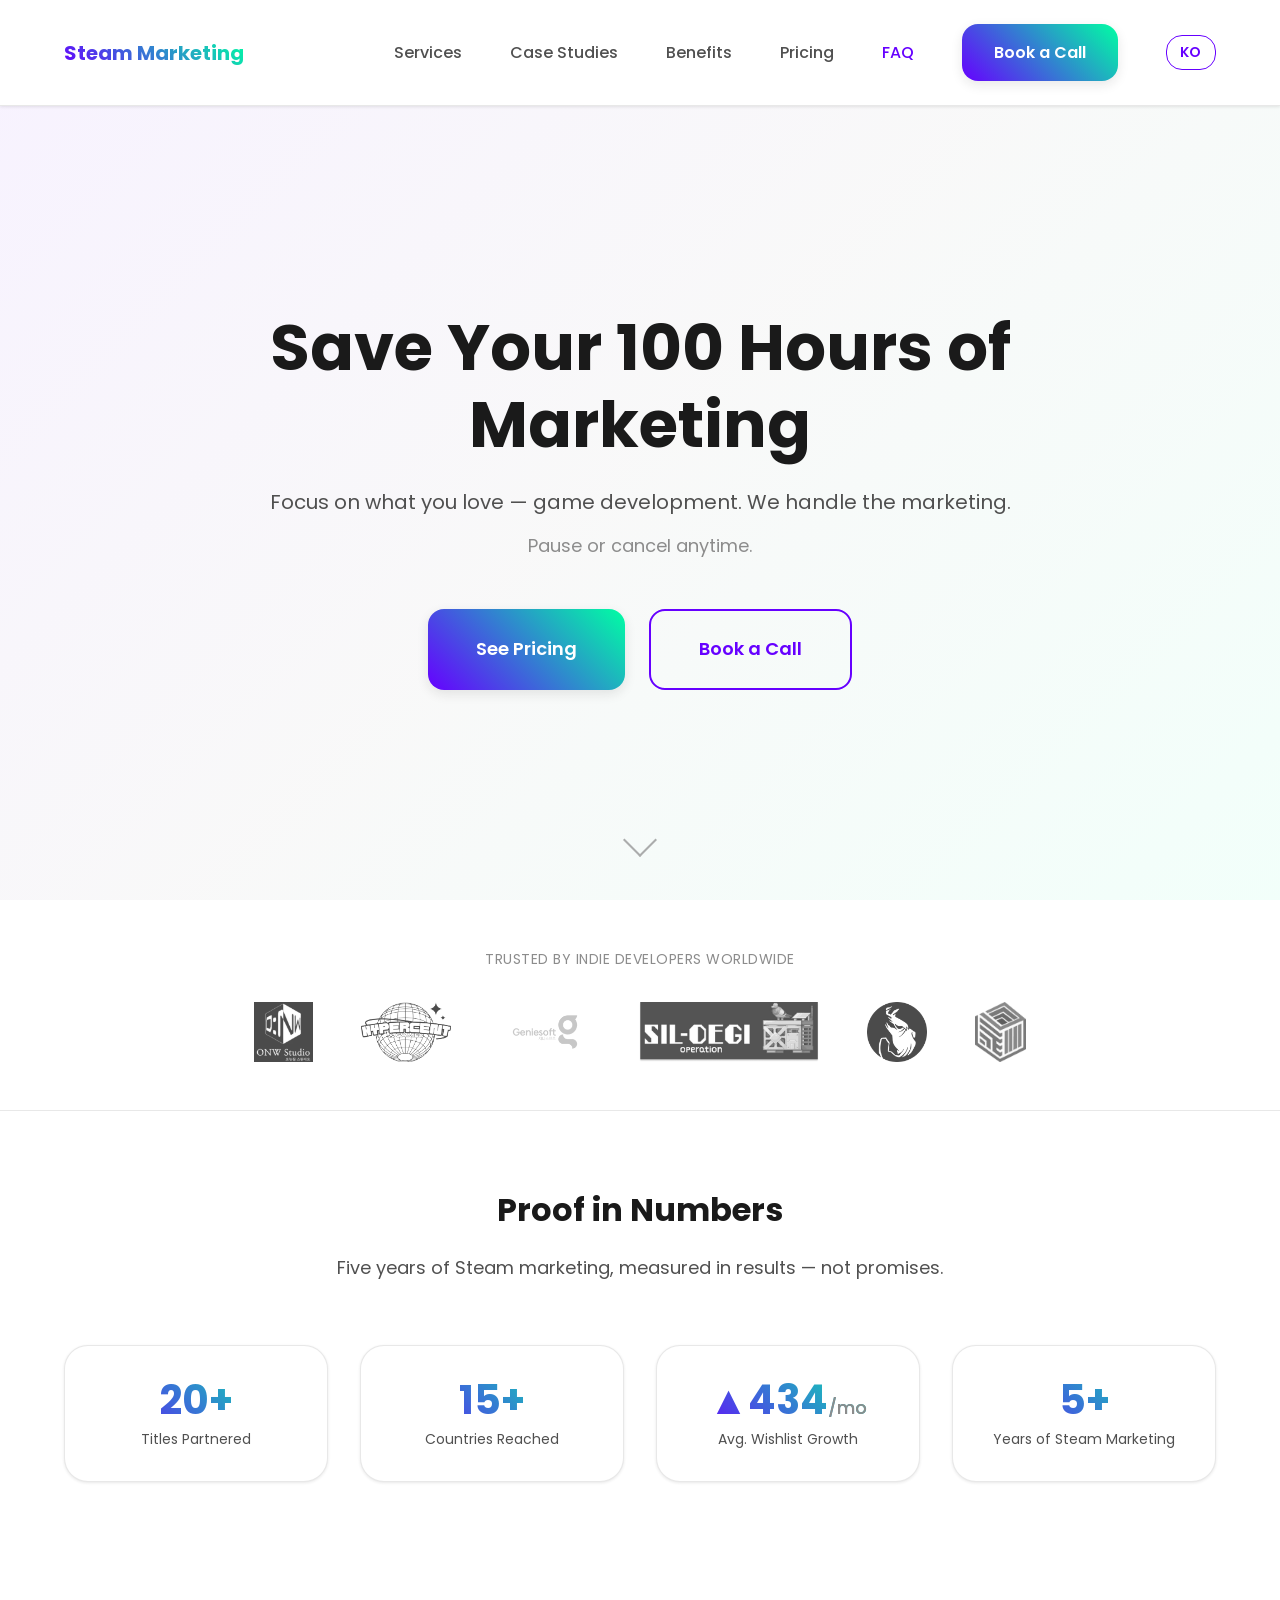
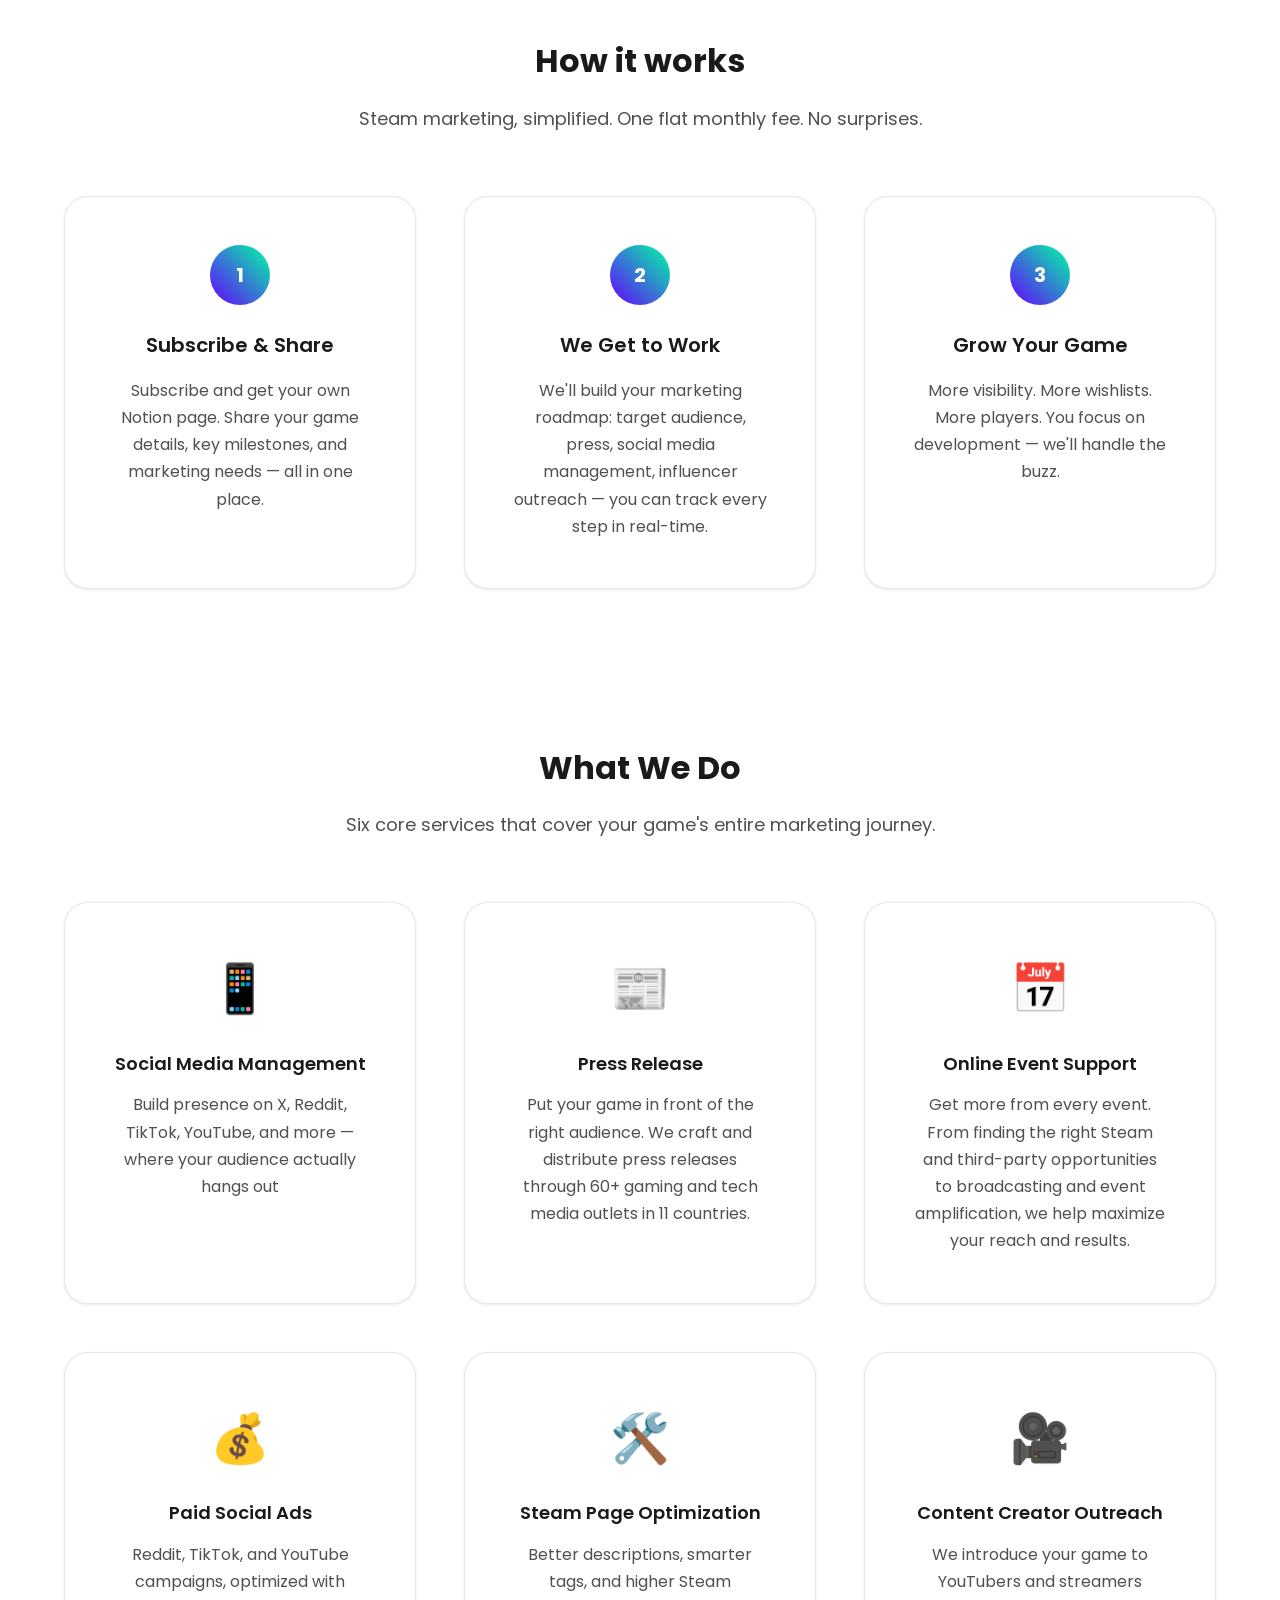
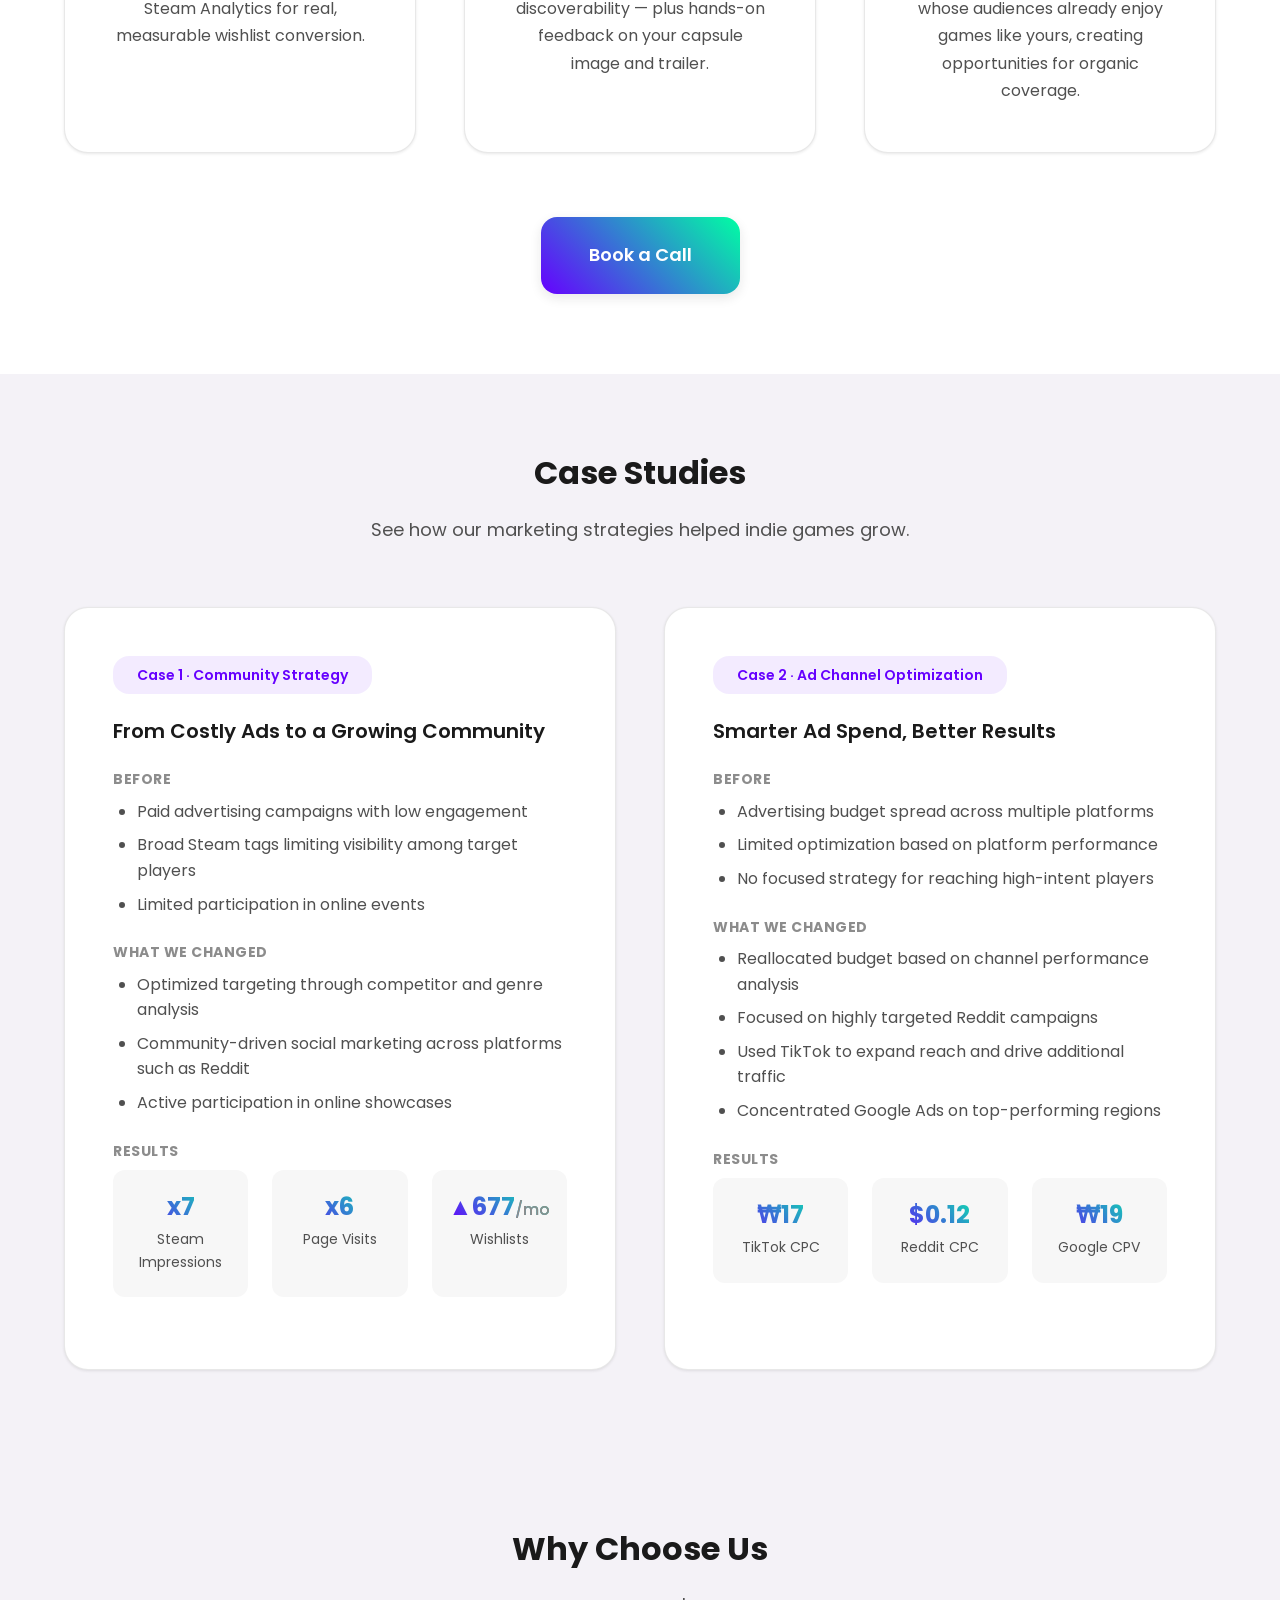
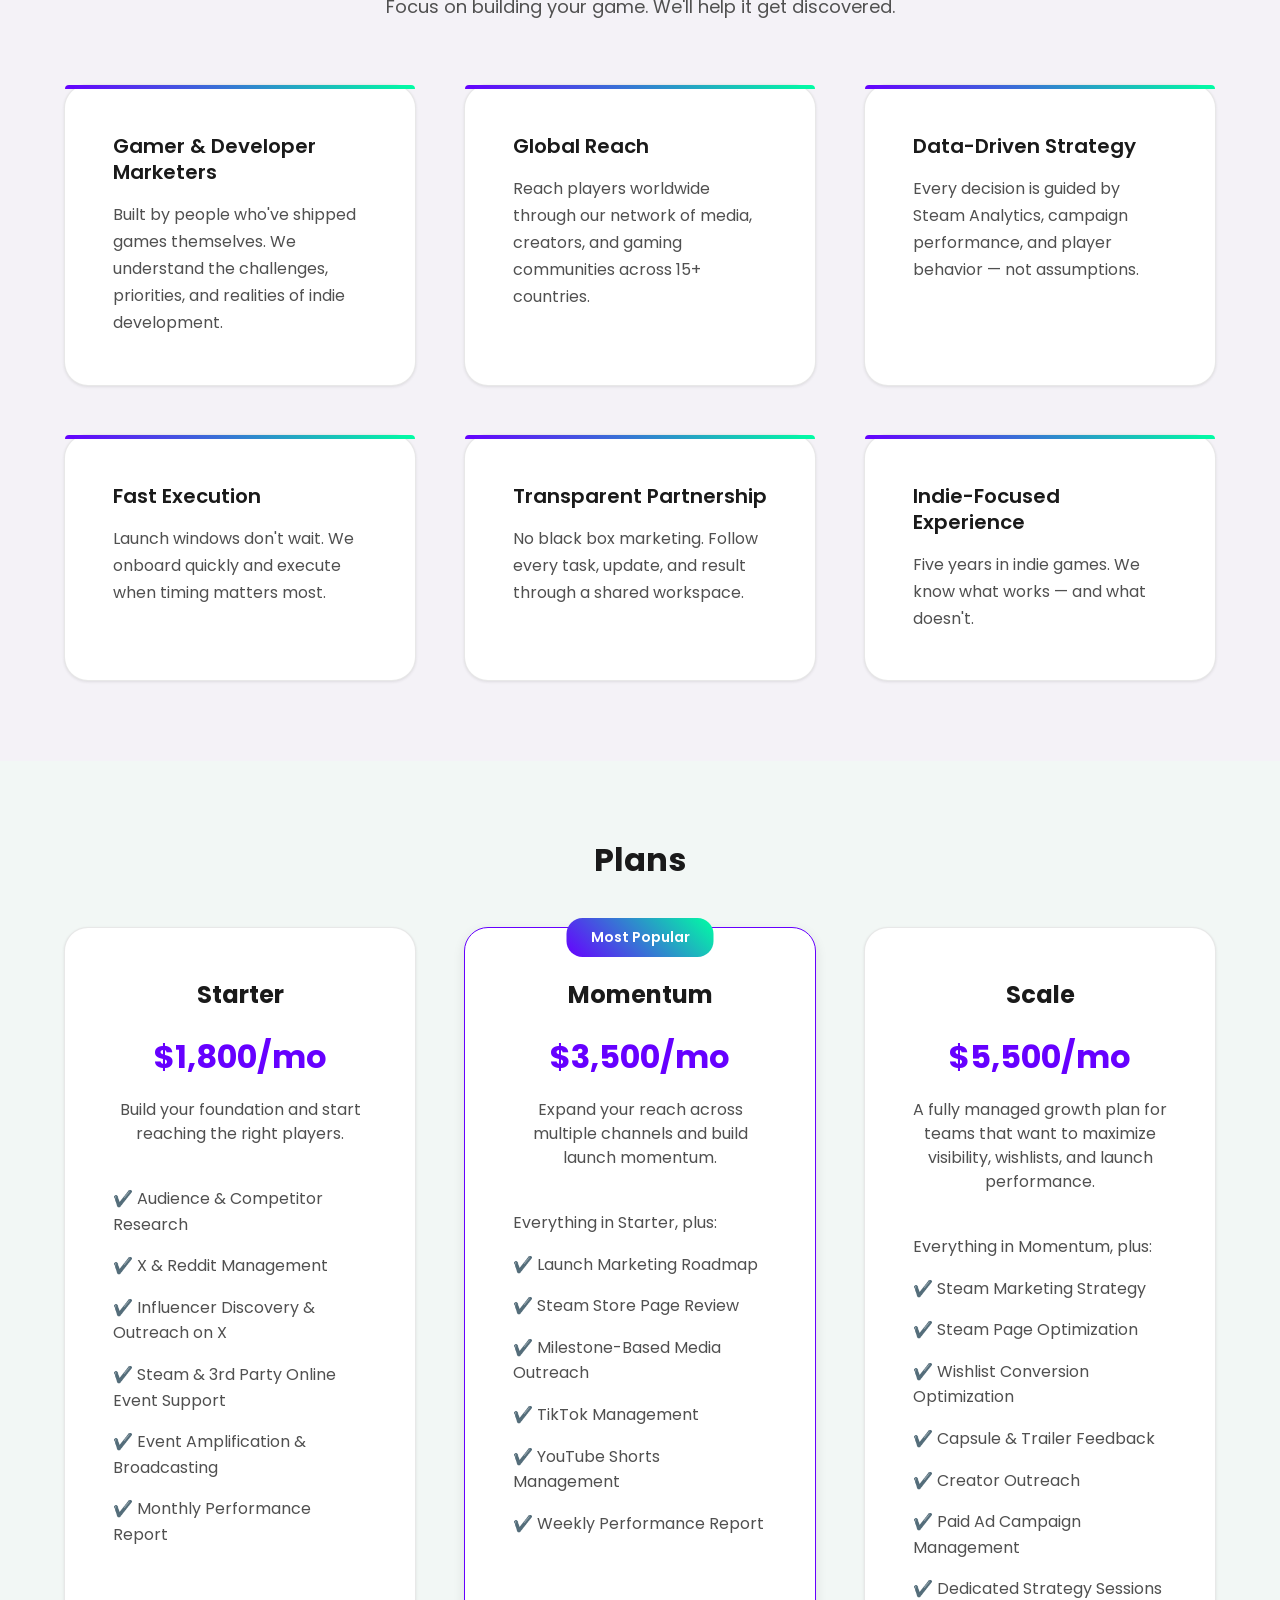
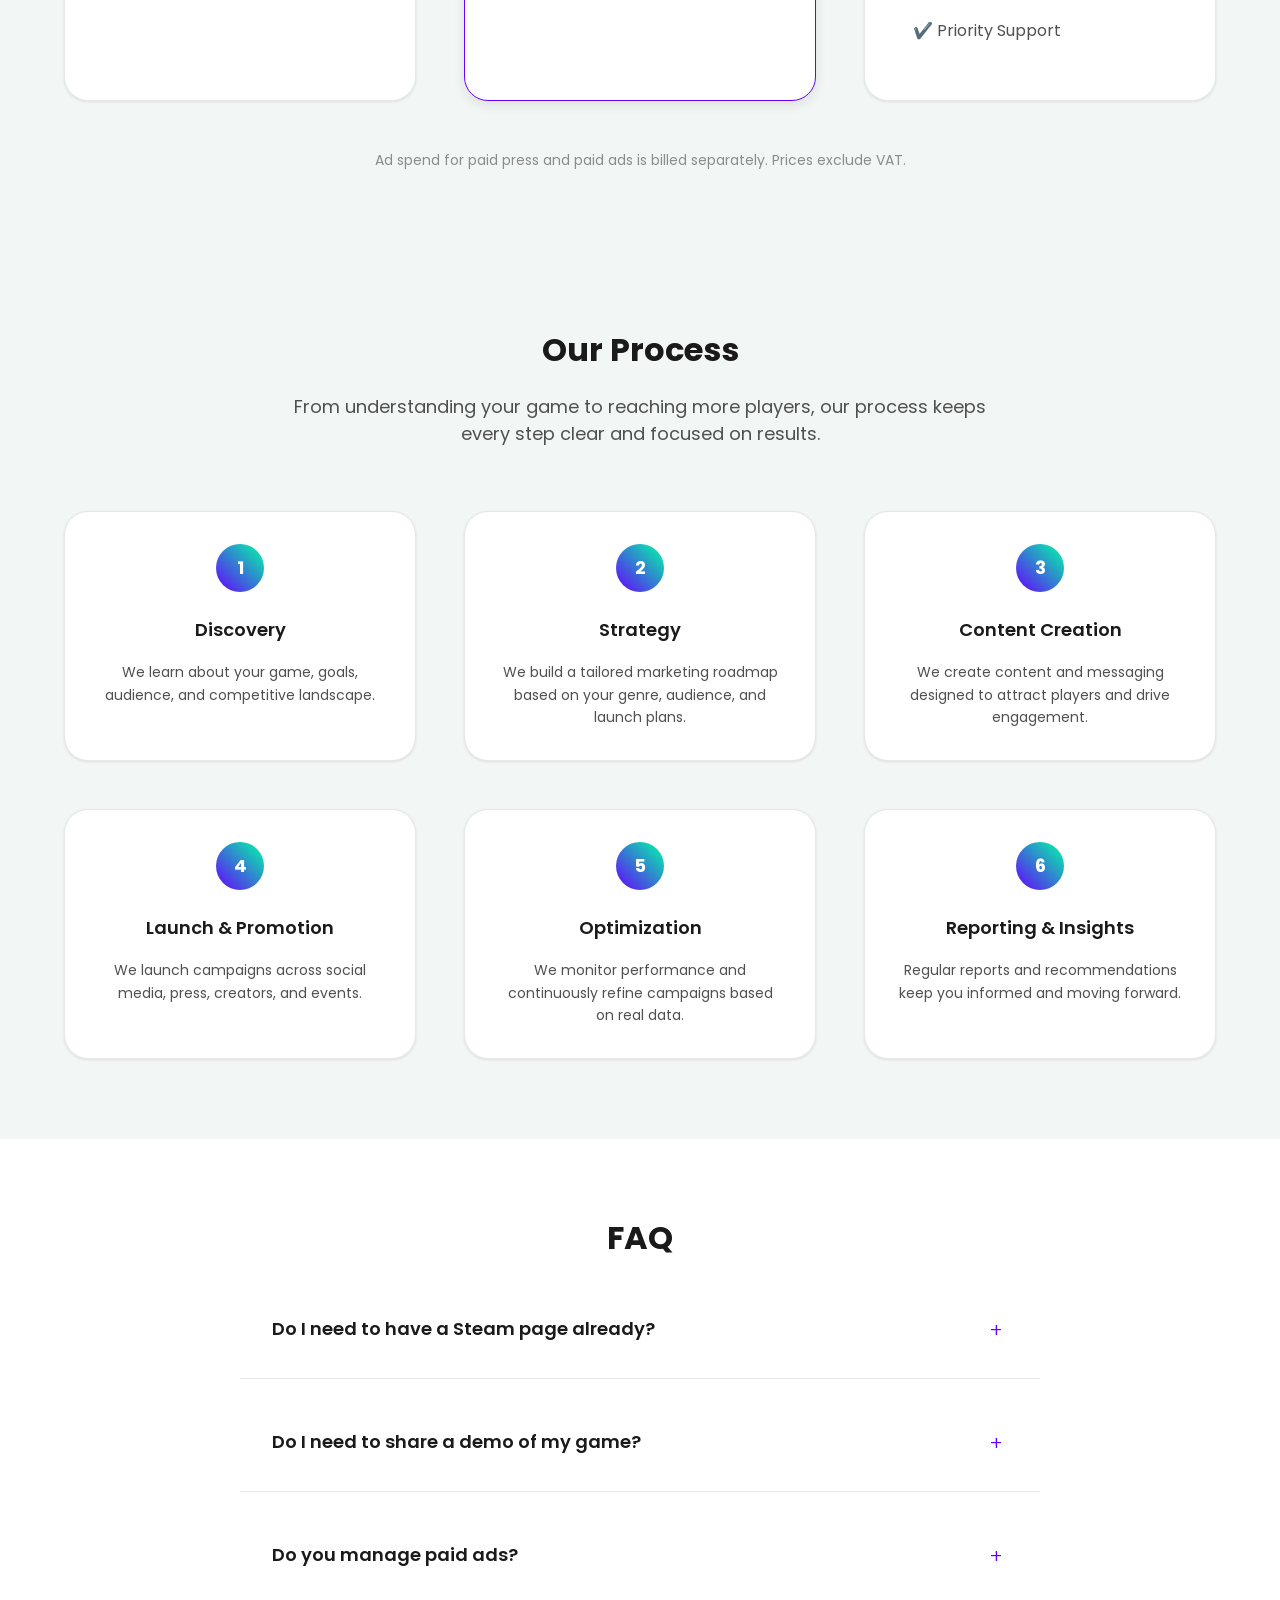
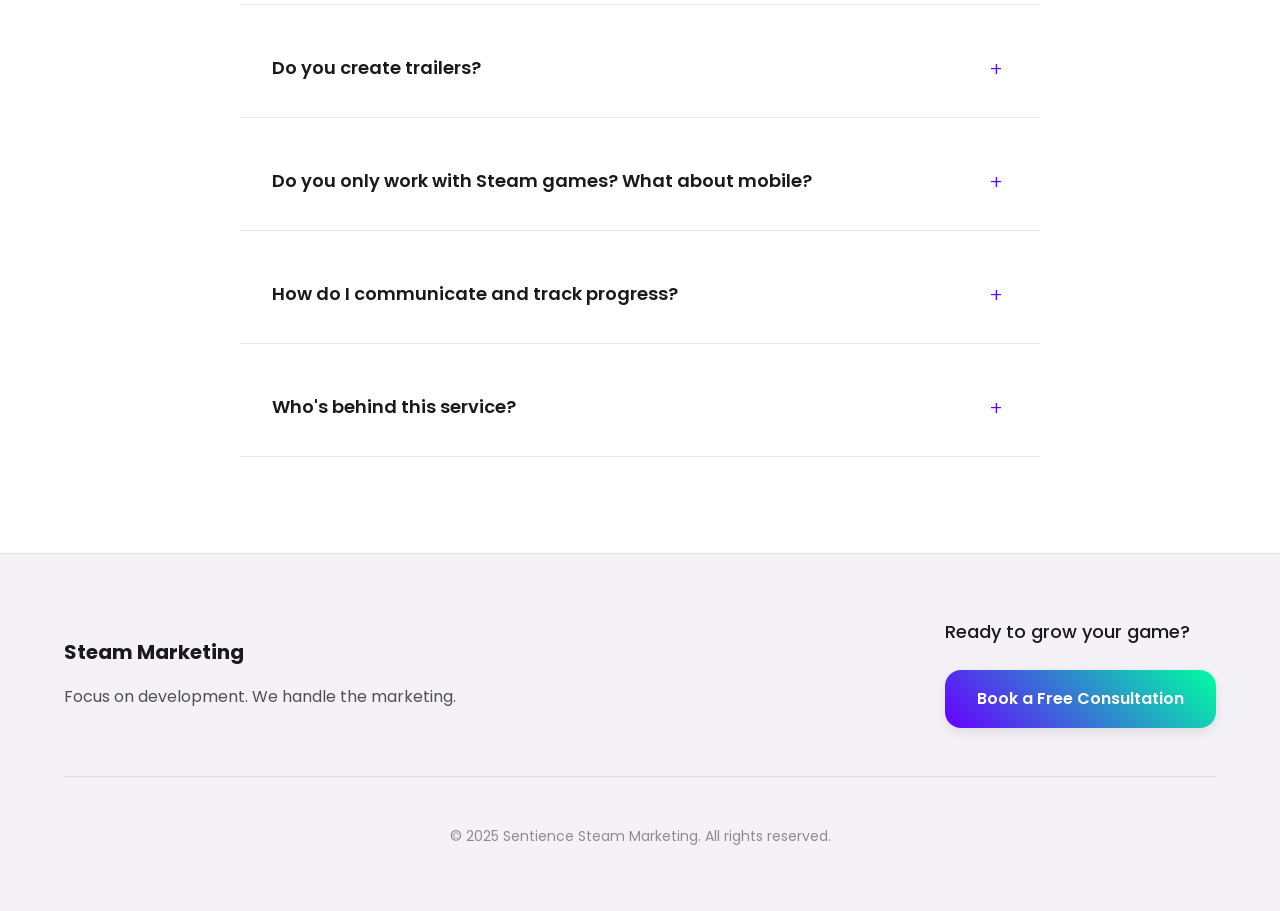
<file: docs/index.html>
<!DOCTYPE html>
<html lang="en">
<head>
    <!-- Google tag (gtag.js) -->
    <script async src="https://www.googletagmanager.com/gtag/js?id=G-WEEPT4B3LK"></script>
    <script>
      window.dataLayer = window.dataLayer || [];
      function gtag(){dataLayer.push(arguments);}
      gtag('js', new Date());
      gtag('config', 'G-WEEPT4B3LK');
    </script>
    <meta charset="UTF-8">
    <meta name="viewport" content="width=device-width, initial-scale=1.0">
    <link rel="icon" type="image/x-icon" href="favicon.ico">
    <link rel="icon" type="image/png" href="favicon.png">
    <link rel="apple-touch-icon" href="favicon.png">
    <title>Sentience Steam Marketing — Save Your 100 Hours of Steam Marketing</title>
    <link rel="preconnect" href="https://fonts.googleapis.com">
    <link rel="preconnect" href="https://fonts.gstatic.com" crossorigin>
    <link href="https://fonts.googleapis.com/css2?family=Poppins:wght@300;400;500;600;700&display=swap" rel="stylesheet">
    <link rel="stylesheet" href="style.css">
</head>
<body>
    <!-- Navigation -->
    <nav class="navbar">
        <div class="container">
            <div class="nav-content">
                <div class="nav-brand">
                    <h3>Steam Marketing</h3>
                </div>
                <div class="nav-menu">
                    <a href="#what-we-do" class="nav-link" data-i18n="nav.services">Services</a>
                    <a href="#results" class="nav-link" data-i18n="nav.cases">Case Studies</a>
                    <a href="#why-choose-us" class="nav-link" data-i18n="nav.benefits">Benefits</a>
                    <a href="#pricing" class="nav-link" data-i18n="nav.pricing">Pricing</a>
                    <a href="#faq" class="nav-link" data-i18n="nav.faq">FAQ</a>
                    <a href="https://calendly.com/h-kwon/steam-marketing-pro">
                        <button class="btn btn--primary cta-btn" data-i18n="nav.bookCall">Book a Call</button>
                    </a>
                    <button class="lang-toggle" id="langToggle" aria-label="Toggle language">KO</button>
                </div>
                <div class="nav-toggle">
                    <span></span>
                    <span></span>
                    <span></span>
                </div>
            </div>
        </div>
    </nav>

    <!-- Hero Section -->
    <section class="hero">
        <div class="hero-background"></div>
        <div class="container">
            <div class="hero-content">
                <h1 class="hero-title" data-i18n="hero.title">Save Your 100 Hours of Marketing</h1>
                <p class="hero-subtitle" data-i18n="hero.subtitle">Focus on what you love — game development. We handle the marketing.</p>
                <p class="hero-tagline" data-i18n="hero.tagline">Pause or cancel anytime.</p>
                <div class="hero-cta">
                    <a href="#pricing" class="btn btn--primary btn--lg cta-btn" role="button" data-i18n="hero.seePricing">See Pricing</a>
                    <a href="https://calendly.com/h-kwon/steam-marketing-pro" class="btn btn--outline btn--lg cta-btn" role="button" data-i18n="hero.bookCall">Book a Call</a>
                </div>
            </div>
        </div>
        <div class="scroll-indicator">
            <div class="scroll-arrow"></div>
        </div>
    </section>

    <!-- Customer Logos -->
    <section class="customer-logos">
        <div class="container">
            <p class="logos-text" data-i18n="logos.text">Trusted by indie developers worldwide</p>
            <div class="logos-scroll">
                 <div class="logo-item">
                    <img src="images/onw studio.png" alt="OnwStudio Logo">
                 </div>
                 <div class="logo-item">
                    <img src="images/hypercent.png" alt="Hypercent Logo">
                 </div>
                 <div class="logo-item">
                    <img src="images/geniesoft.png" alt="GenieSoft Logo">
                 </div>
                 <div class="logo-item">
                    <img src="images/siloegi.png" alt="SiloegiOperation Logo">
                 </div>
                 <div class="logo-item">
                    <img src="images/hoochoo.png" alt="Hoochoo Logo">
                 </div>
                 <div class="logo-item">
                    <img src="images/shadingbox.png" alt="ShadingBox Logo">
                 </div>
            </div>
        </div>
    </section>

    <!-- Proof / Key Stats -->
    <section class="stats" id="stats">
        <div class="container">
            <h2 class="section-title" data-i18n="stats.title">Proof in Numbers</h2>
            <p class="section-subtitle" data-i18n="stats.subtitle">Five years of Steam marketing, measured in results — not promises.</p>

            <div class="stats-grid">
                <div class="stat-card">
                    <div class="stat-number">20+</div>
                    <div class="stat-label" data-i18n="stats.titlesPartnered">Titles Partnered</div>
                </div>
                <div class="stat-card">
                    <div class="stat-number">15+</div>
                    <div class="stat-label" data-i18n="stats.globalMarkets">Countries Reached</div>
                </div>
                <div class="stat-card">
                    <div class="stat-number">▲434<span>/mo</span></div>
                    <div class="stat-label" data-i18n="stats.avgWishlist">Avg. Wishlist Growth</div>
                </div>
                <div class="stat-card">
                    <div class="stat-number" data-i18n="stats.yearsValue">5+</div>
                    <div class="stat-label" data-i18n="stats.yearsExp">Years of Steam Marketing</div>
                </div>
            </div>
        </div>
    </section>

    <!-- How It Works -->
    <section class="how-it-works">
        <div class="container">
            <h2 class="section-title" data-i18n="how.title">How it works</h2>
            <p class="section-subtitle" data-i18n="how.subtitle">Steam marketing, simplified. One flat monthly fee. No surprises.</p>
            <div class="steps-grid">
                <div class="step-card" data-step="1">
                    <div class="step-number">1</div>
                    <h3 class="step-title" data-i18n="how.step1Title">Subscribe & Share</h3>
                    <p class="step-description" data-i18n="how.step1Desc">Subscribe and get your own Notion page. Share your game details, key milestones, and marketing needs — all in one place.</p>
                </div>
                <div class="step-card" data-step="2">
                    <div class="step-number">2</div>
                    <h3 class="step-title" data-i18n="how.step2Title">We Get to Work</h3>
                    <p class="step-description" data-i18n="how.step2Desc">We'll build your marketing roadmap: target audience, press, influencer outreach — you can track every step in real-time.</p>
                </div>
                <div class="step-card" data-step="3">
                    <div class="step-number">3</div>
                    <h3 class="step-title" data-i18n="how.step3Title">Grow Your Game</h3>
                    <p class="step-description" data-i18n="how.step3Desc">More visibility. More wishlists. More players. You focus on development — we'll handle the buzz.</p>
                </div>
            </div>
        </div>
    </section>

    <!-- What We Do -->
    <section class="what-we-do" id="what-we-do">
        <div class="container">
            <h2 class="section-title" data-i18n="services.title">What We Do</h2>
            <p class="section-subtitle" data-i18n="services.subtitle">Six core services that cover your game's entire marketing journey.</p>
            <div class="services-grid">
                <div class="service-card">
                    <div class="service-icon">📱</div>
                    <h3 class="service-title" data-i18n="services.s1Title">Social Media Management</h3>
                    <p class="service-description" data-i18n="services.s1Desc">X, Reddit, TikTok, and YouTube — we build and run your channels and community, driving an average +536% follower growth.</p>
                </div>
                <div class="service-card">
                    <div class="service-icon">📰</div>
                    <h3 class="service-title" data-i18n="services.s2Title">Press Release & PR</h3>
                    <p class="service-description" data-i18n="services.s2Desc">We distribute to 60+ outlets across 11 countries and 7 languages — including Rock Paper Shotgun, Famitsu, 4Gamer, and Gematsu. Averaging 20+ pickups per title.</p>
                </div>
                <div class="service-card">
                    <div class="service-icon">📅</div>
                    <h3 class="service-title" data-i18n="services.s3Title">Online Event Support</h3>
                    <p class="service-description" data-i18n="services.s3Desc">Steam Next Fest, Steam Sales, and third-party events — we apply, prepare, and maximize every opportunity.</p>
                </div>
                <div class="service-card">
                    <div class="service-icon">💰</div>
                    <h3 class="service-title" data-i18n="services.s4Title">Paid Social Ads</h3>
                    <p class="service-description" data-i18n="services.s4Desc">Reddit, TikTok, and YouTube campaigns, optimized with Steam Analytics for real, measurable wishlist conversion.</p>
                </div>
                <div class="service-card">
                    <div class="service-icon">🛠️</div>
                    <h3 class="service-title" data-i18n="services.s5Title">Steam Page Optimization</h3>
                    <p class="service-description" data-i18n="services.s5Desc">Better descriptions, smarter tags, and higher Steam discoverability — plus hands-on feedback on your capsule image and trailer.</p>
                </div>
                <div class="service-card">
                    <div class="service-icon">🎥</div>
                    <h3 class="service-title" data-i18n="services.s6Title">Content Creator Outreach</h3>
                    <p class="service-description" data-i18n="services.s6Desc">We pitch your game to YouTubers and streamers who already love your genre — real fans, real coverage.</p>
                </div>
            </div>
            <div class="cta-section">
                <a href="https://calendly.com/h-kwon/steam-marketing-pro" class="btn btn--primary btn--lg" role="button" data-i18n="services.cta">Book a Call</a>
            </div>
        </div>
    </section>

    <!-- Results -->
    <section class="results" id="results">
        <div class="container">
            <h2 class="section-title" data-i18n="results.title">Real Results</h2>
            <p class="section-subtitle" data-i18n="results.subtitle">How our strategies turned into measurable growth for indie titles.</p>
            <div class="results-grid">
                <div class="result-card">
                    <div class="result-badge" data-i18n="results.case1Badge">Case 1 · Community Strategy</div>
                    <h3 class="result-name" data-i18n="results.case1Title">From Wasted Ads to a Thriving Community</h3>
                    <div class="result-block">
                        <span class="result-block-label" data-i18n="results.before">Before</span>
                        <ul class="result-bullet-list">
                            <li data-i18n="results.case1Before1">Paid advertising campaigns with low engagement</li>
                            <li data-i18n="results.case1Before2">Broad Steam tags limiting visibility among target players</li>
                            <li data-i18n="results.case1Before3">Limited participation in Steam events and community activities</li>
                        </ul>
                    </div>
                    <div class="result-block">
                        <span class="result-block-label" data-i18n="results.strategy">What We Changed</span>
                        <ul class="result-bullet-list">
                            <li data-i18n="results.case1Strategy1">Optimized targeting through competitor and genre analysis</li>
                            <li data-i18n="results.case1Strategy2">Community-driven social marketing across platforms such as Reddit</li>
                            <li data-i18n="results.case1Strategy3">Active participation in Steam events and online showcases</li>
                        </ul>
                    </div>
                    <div class="result-block">
                        <span class="result-block-label" data-i18n="results.results">After</span>
                        <div class="result-metrics">
                            <div class="result-metric">
                                <span class="result-metric-value">x7</span>
                                <span class="result-metric-label" data-i18n="results.case1M1">Steam Impressions</span>
                            </div>
                            <div class="result-metric">
                                <span class="result-metric-value">x6</span>
                                <span class="result-metric-label" data-i18n="results.case1M2">Page Visits</span>
                            </div>
                            <div class="result-metric">
                                <span class="result-metric-value">▲677<small>/mo</small></span>
                                <span class="result-metric-label" data-i18n="results.case1M3">Wishlists</span>
                            </div>
                        </div>
                    </div>
                </div>
                <div class="result-card">
                    <div class="result-badge" data-i18n="results.case2Badge">Case 2 · Ad Channel Optimization</div>
                    <h3 class="result-name" data-i18n="results.case2Title">Squeezing Maximum Reach From Every Dollar</h3>
                    <div class="result-block">
                        <span class="result-block-label" data-i18n="results.before">Before</span>
                        <ul class="result-bullet-list">
                            <li data-i18n="results.case2Before1">Advertising budget spread across multiple platforms</li>
                            <li data-i18n="results.case2Before2">Limited optimization based on platform performance</li>
                            <li data-i18n="results.case2Before3">No focused strategy for reaching high-intent players</li>
                        </ul>
                    </div>
                    <div class="result-block">
                        <span class="result-block-label" data-i18n="results.strategy">What We Changed</span>
                        <ul class="result-bullet-list">
                            <li data-i18n="results.case2Strategy1">Reallocated budget based on channel performance analysis</li>
                            <li data-i18n="results.case2Strategy2">Focused on highly targeted Reddit campaigns</li>
                            <li data-i18n="results.case2Strategy3">Used TikTok to expand reach and drive additional traffic</li>
                            <li data-i18n="results.case2Strategy4">Concentrated Google Ads on top-performing regions</li>
                        </ul>
                    </div>
                    <div class="result-block">
                        <span class="result-block-label" data-i18n="results.results">Results</span>
                        <div class="result-metrics">
                            <div class="result-metric">
                                <span class="result-metric-value">₩17</span>
                                <span class="result-metric-label" data-i18n="results.case2M1">TikTok CPC</span>
                            </div>
                            <div class="result-metric">
                                <span class="result-metric-value">$0.12</span>
                                <span class="result-metric-label" data-i18n="results.case2M2">Reddit CPC</span>
                            </div>
                            <div class="result-metric">
                                <span class="result-metric-value">₩19</span>
                                <span class="result-metric-label" data-i18n="results.case2M3">Google CPV</span>
                            </div>
                        </div>
                    </div>
                </div>
            </div>
        </div>
    </section>

    <!-- Why Choose Us -->
    <section class="why-choose-us" id="why-choose-us">
        <div class="container">
            <h2 class="section-title" data-i18n="why.title">Why Choose Us</h2>
            <p class="section-subtitle" data-i18n="why.subtitle">Smart, flexible marketing for indie devs who'd rather build than hustle.</p>
            <div class="features-grid-3">
                <div class="feature-card">
                    <h3 class="feature-title" data-i18n="why.f1Title">Gamer & Developer Marketers</h3>
                    <p class="feature-description" data-i18n="why.f1Desc">We're not just marketers — we're gamers and devs who've shipped our own titles. We speak your language.</p>
                </div>
                <div class="feature-card">
                    <h3 class="feature-title" data-i18n="why.f2Title">Global Network</h3>
                    <p class="feature-description" data-i18n="why.f2Desc">15+ countries of media, influencer, and community reach — your game goes worldwide from day one.</p>
                </div>
                <div class="feature-card">
                    <h3 class="feature-title" data-i18n="why.f3Title">Data-Driven Strategy</h3>
                    <p class="feature-description" data-i18n="why.f3Desc">Every decision is backed by Steam Analytics and live campaign data — no guesswork, just results.</p>
                </div>
                <div class="feature-card">
                    <h3 class="feature-title" data-i18n="why.f4Title">Fast Execution</h3>
                    <p class="feature-description" data-i18n="why.f4Desc">Onboarding in 3–5 business days. We move at the speed your launch window demands.</p>
                </div>
                <div class="feature-card">
                    <h3 class="feature-title" data-i18n="why.f5Title">Transparent Partnership</h3>
                    <p class="feature-description" data-i18n="why.f5Desc">One flat fee, a shared Notion HQ, and weekly updates. You always know exactly what we're doing.</p>
                </div>
                <div class="feature-card">
                    <h3 class="feature-title" data-i18n="why.f6Title">Indie-Specialized Experience</h3>
                    <p class="feature-description" data-i18n="why.f6Desc">Five years and 20+ titles focused entirely on indie Steam games — we know what works and what doesn't.</p>
                </div>
            </div>
        </div>
    </section>

    <!-- Pricing -->
    <section class="pricing" id="pricing">
        <div class="container">
            <h2 class="section-title" data-i18n="pricing.title">Plans</h2>
            <div class="pricing-grid">
                <div class="pricing-card">
                    <div class="pricing-header">
                        <h3 class="pricing-title" data-i18n="pricing.plan1Name">Starter</h3>
                        <div class="pricing-price" data-i18n="pricing.plan1Price">$1,800/mo</div>
                        <p class="pricing-description" data-i18n="pricing.plan1Desc">Core visibility — without the agency overhead.</p>
                    </div>
                    <ul class="pricing-features">
                        <li data-i18n="pricing.plan1F1">✔️ Online festival applications & participation</li>
                        <li data-i18n="pricing.plan1F2">✔️ Press release (1x per month)</li>
                        <li data-i18n="pricing.plan1F3">✔️ Twitter & Reddit post management</li>
                        <li data-i18n="pricing.plan1F4">✔️ Audience & competitor research</li>
                        <li data-i18n="pricing.plan1F5">✔️ Dedicated Notion workspace</li>
                        <li data-i18n="pricing.plan1F6">✔️ Monthly performance report</li>
                    </ul>
                </div>
                <div class="pricing-card pricing-card--featured">
                    <div class="pricing-badge" data-i18n="pricing.popular">Most Popular</div>
                    <div class="pricing-header">
                        <h3 class="pricing-title" data-i18n="pricing.plan2Name">Momentum</h3>
                        <div class="pricing-price" data-i18n="pricing.plan2Price">$3,500/mo</div>
                        <p class="pricing-description" data-i18n="pricing.plan2Desc">Full-channel reach — built for your launch push.</p>
                    </div>
                    <ul class="pricing-features">
                        <li data-i18n="pricing.plan2F1">Everything in Starter, plus:</li>
                        <li data-i18n="pricing.plan2F2">✔️ Launch Marketing Roadmap</li>
                        <li data-i18n="pricing.plan2F3">✔️ Steam Store Page Review</li>
                        <li data-i18n="pricing.plan2F4">✔️ Milestone-Based Media Outreach</li>
                        <li data-i18n="pricing.plan2F5">✔️ TikTok Management</li>
                        <li data-i18n="pricing.plan2F6">✔️ YouTube Shorts Management</li>
                        <li data-i18n="pricing.plan2F7">✔️ Weekly Performance Report</li>
                    </ul>
                </div>
                <div class="pricing-card">
                    <div class="pricing-header">
                        <h3 class="pricing-title" data-i18n="pricing.plan3Name">Scale</h3>
                        <div class="pricing-price" data-i18n="pricing.plan3Price">$5,500/mo</div>
                        <p class="pricing-description" data-i18n="pricing.plan3Desc">Paid ads, page optimization, and priority access — fully managed.</p>
                    </div>
                    <ul class="pricing-features">
                        <li data-i18n="pricing.plan3F1">Everything in Momentum, plus:</li>
                        <li data-i18n="pricing.plan3F2">✔️ Steam Marketing Strategy</li>
                        <li data-i18n="pricing.plan3F3">✔️ Steam Page Optimization</li>
                        <li data-i18n="pricing.plan3F4">✔️ Wishlist Conversion Optimization</li>
                        <li data-i18n="pricing.plan3F5">✔️ Capsule & Trailer Feedback</li>
                        <li data-i18n="pricing.plan3F6">✔️ Creator Outreach</li>
                        <li data-i18n="pricing.plan3F7">✔️ Paid Ad Campaign Management</li>
                        <li data-i18n="pricing.plan3F8">✔️ Dedicated Strategy Sessions</li>
                        <li data-i18n="pricing.plan3F9">✔️ Priority Support</li>
                    </ul>
                </div>
            </div>
            <p class="pricing-note" data-i18n="pricing.note">Ad spend for paid press and paid ads is billed separately. Prices exclude VAT.</p>
        </div>
    </section>

    <!-- Process -->
    <section class="process" id="process">
        <div class="container">
            <h2 class="section-title" data-i18n="process.title">Our Process</h2>
            <p class="section-subtitle" data-i18n="process.subtitle">A clear, repeatable path from kickoff to results.</p>
            <div class="process-timeline">
                <div class="process-step">
                    <div class="process-number">1</div>
                    <h3 class="process-step-title" data-i18n="process.p1Title">Initial Consultation</h3>
                    <p class="process-step-desc" data-i18n="process.p1Desc">We learn your game, goals, and audience.</p>
                </div>
                <div class="process-step">
                    <div class="process-number">2</div>
                    <h3 class="process-step-title" data-i18n="process.p2Title">Strategy Design</h3>
                    <p class="process-step-desc" data-i18n="process.p2Desc">A tailored roadmap across channels and markets.</p>
                </div>
                <div class="process-step">
                    <div class="process-number">3</div>
                    <h3 class="process-step-title" data-i18n="process.p3Title">Asset Production</h3>
                    <p class="process-step-desc" data-i18n="process.p3Desc">Content, copy, and creatives built to convert.</p>
                </div>
                <div class="process-step">
                    <div class="process-number">4</div>
                    <h3 class="process-step-title" data-i18n="process.p4Title">Campaign Launch</h3>
                    <p class="process-step-desc" data-i18n="process.p4Desc">We go live across press, social, and ads.</p>
                </div>
                <div class="process-step">
                    <div class="process-number">5</div>
                    <h3 class="process-step-title" data-i18n="process.p5Title">Monitoring</h3>
                    <p class="process-step-desc" data-i18n="process.p5Desc">Live optimization based on real performance data.</p>
                </div>
                <div class="process-step">
                    <div class="process-number">6</div>
                    <h3 class="process-step-title" data-i18n="process.p6Title">Reporting</h3>
                    <p class="process-step-desc" data-i18n="process.p6Desc">Monthly reports plus weekly updates, always transparent.</p>
                </div>
            </div>
        </div>
    </section>

    <!-- FAQ -->
    <section class="faq" id="faq">
        <div class="container">
            <h2 class="section-title" data-i18n="faq.title">FAQ</h2>
            <div class="faq-list">
                <div class="faq-item">
                    <div class="faq-question">
                        <span data-i18n="faq.q1">Do I need to have a Steam page already?</span>
                        <div class="faq-icon">+</div>
                    </div>
                    <div class="faq-answer">
                        <p data-i18n="faq.a1">Yes, or at least be ready to launch one with us during the first month.</p>
                    </div>
                </div>
                <div class="faq-item">
                    <div class="faq-question">
                        <span data-i18n="faq.q2">Do I need to share a demo of my game?</span>
                        <div class="faq-icon">+</div>
                    </div>
                    <div class="faq-answer">
                        <p data-i18n="faq.a2">Yes — to understand your game and create content effectively, we need access to a playable build.</p>
                    </div>
                </div>
                <div class="faq-item">
                    <div class="faq-question">
                        <span data-i18n="faq.q3">Do you manage paid ads?</span>
                        <div class="faq-icon">+</div>
                    </div>
                    <div class="faq-answer">
                        <p data-i18n="faq.a3">Yes. Once we align on campaign goals and budget, we handle setup, optimization, and management.</p>
                    </div>
                </div>
                <div class="faq-item">
                    <div class="faq-question">
                        <span data-i18n="faq.q4">Do you create trailers?</span>
                        <div class="faq-icon">+</div>
                    </div>
                    <div class="faq-answer">
                        <p data-i18n="faq.a4">We don't produce trailers ourselves, but we're happy to give you feedback on yours. For cinematic trailers, we recommend working with a specialized studio.</p>
                    </div>
                </div>
                <div class="faq-item">
                    <div class="faq-question">
                        <span data-i18n="faq.q5">Do you only work with Steam games? What about mobile?</span>
                        <div class="faq-icon">+</div>
                    </div>
                    <div class="faq-answer">
                        <p data-i18n="faq.a5">We specialize in PC/Steam games. At this time, we do not support mobile game marketing.</p>
                    </div>
                </div>
                <div class="faq-item">
                    <div class="faq-question">
                        <span data-i18n="faq.q6">How do I communicate and track progress?</span>
                        <div class="faq-icon">+</div>
                    </div>
                    <div class="faq-answer">
                        <p data-i18n="faq.a6">Once you sign up, you'll get access to a dedicated Notion page. There, you can share info, track tasks, view updates, and communicate directly with us — all in one place.</p>
                    </div>
                </div>
                <div class="faq-item">
                    <div class="faq-question">
                        <span data-i18n="faq.q7">Who's behind this service?</span>
                        <div class="faq-icon">+</div>
                    </div>
                    <div class="faq-answer">
                        <p data-i18n="faq.a7">We're an English-speaking Korean and Russian two-person team. As part of a 5-person dev team, we've built and launched our own turn-based strategy and action games, handling everything from development to marketing and publishing. With over 10 years in the game industry, we now help other indie devs do the same.</p>
                    </div>
                </div>
            </div>
        </div>
    </section>

    <!-- Footer -->
    <footer class="footer">
        <div class="container">
            <div class="footer-content">
                <div class="footer-brand">
                    <h3>Steam Marketing</h3>
                    <p data-i18n="footer.tagline">Focus on development. We handle the marketing.</p>
                </div>
                <div class="footer-contact">
                    <p data-i18n="footer.ready">Ready to grow your game?</p>
                    <a href="https://calendly.com/h-kwon/steam-marketing-pro" class="btn btn--primary" role="button" data-i18n="footer.getStarted">Schedule Your Free Strategy Session</a>
                </div>
            </div>
            <div class="footer-bottom">
                <p>&copy; 2025 Sentience Steam Marketing. All rights reserved.</p>
            </div>
        </div>
    </footer>

    <script src="app.js"></script>
</body>
</html>
</file>
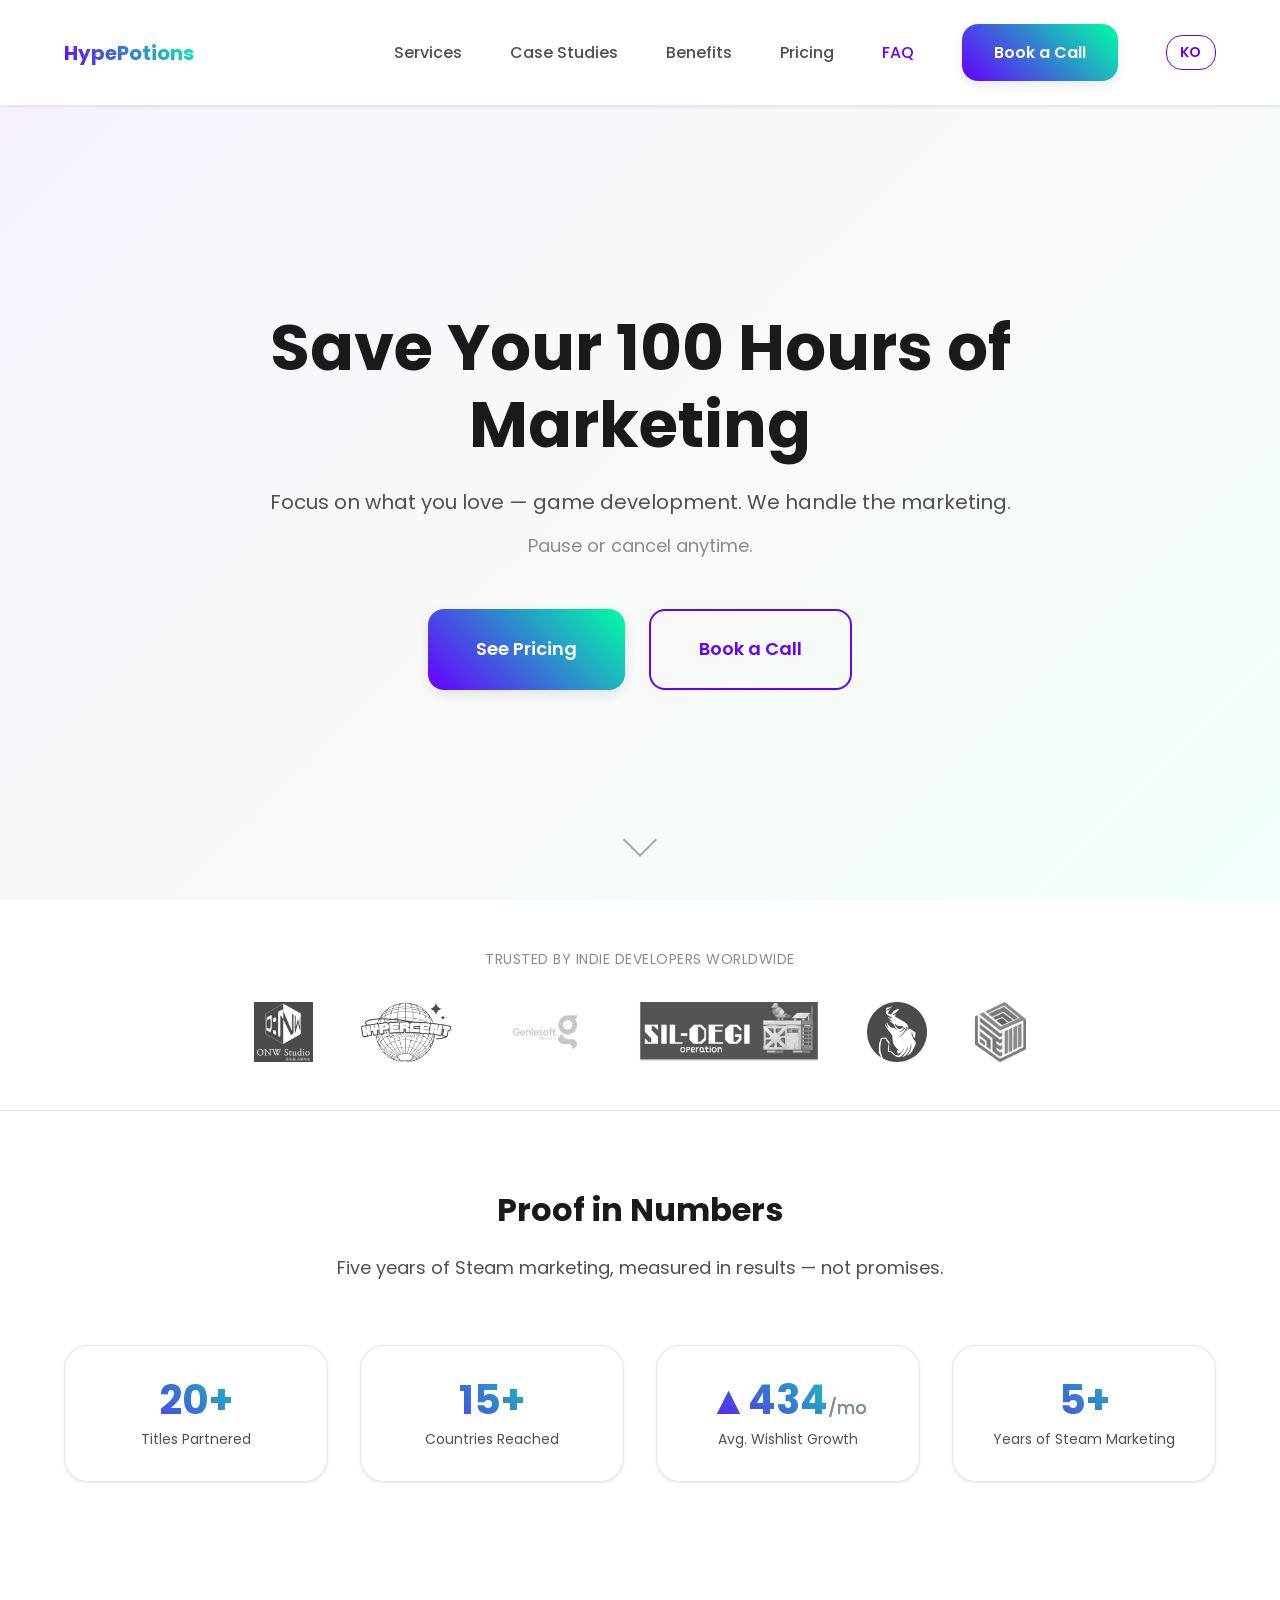
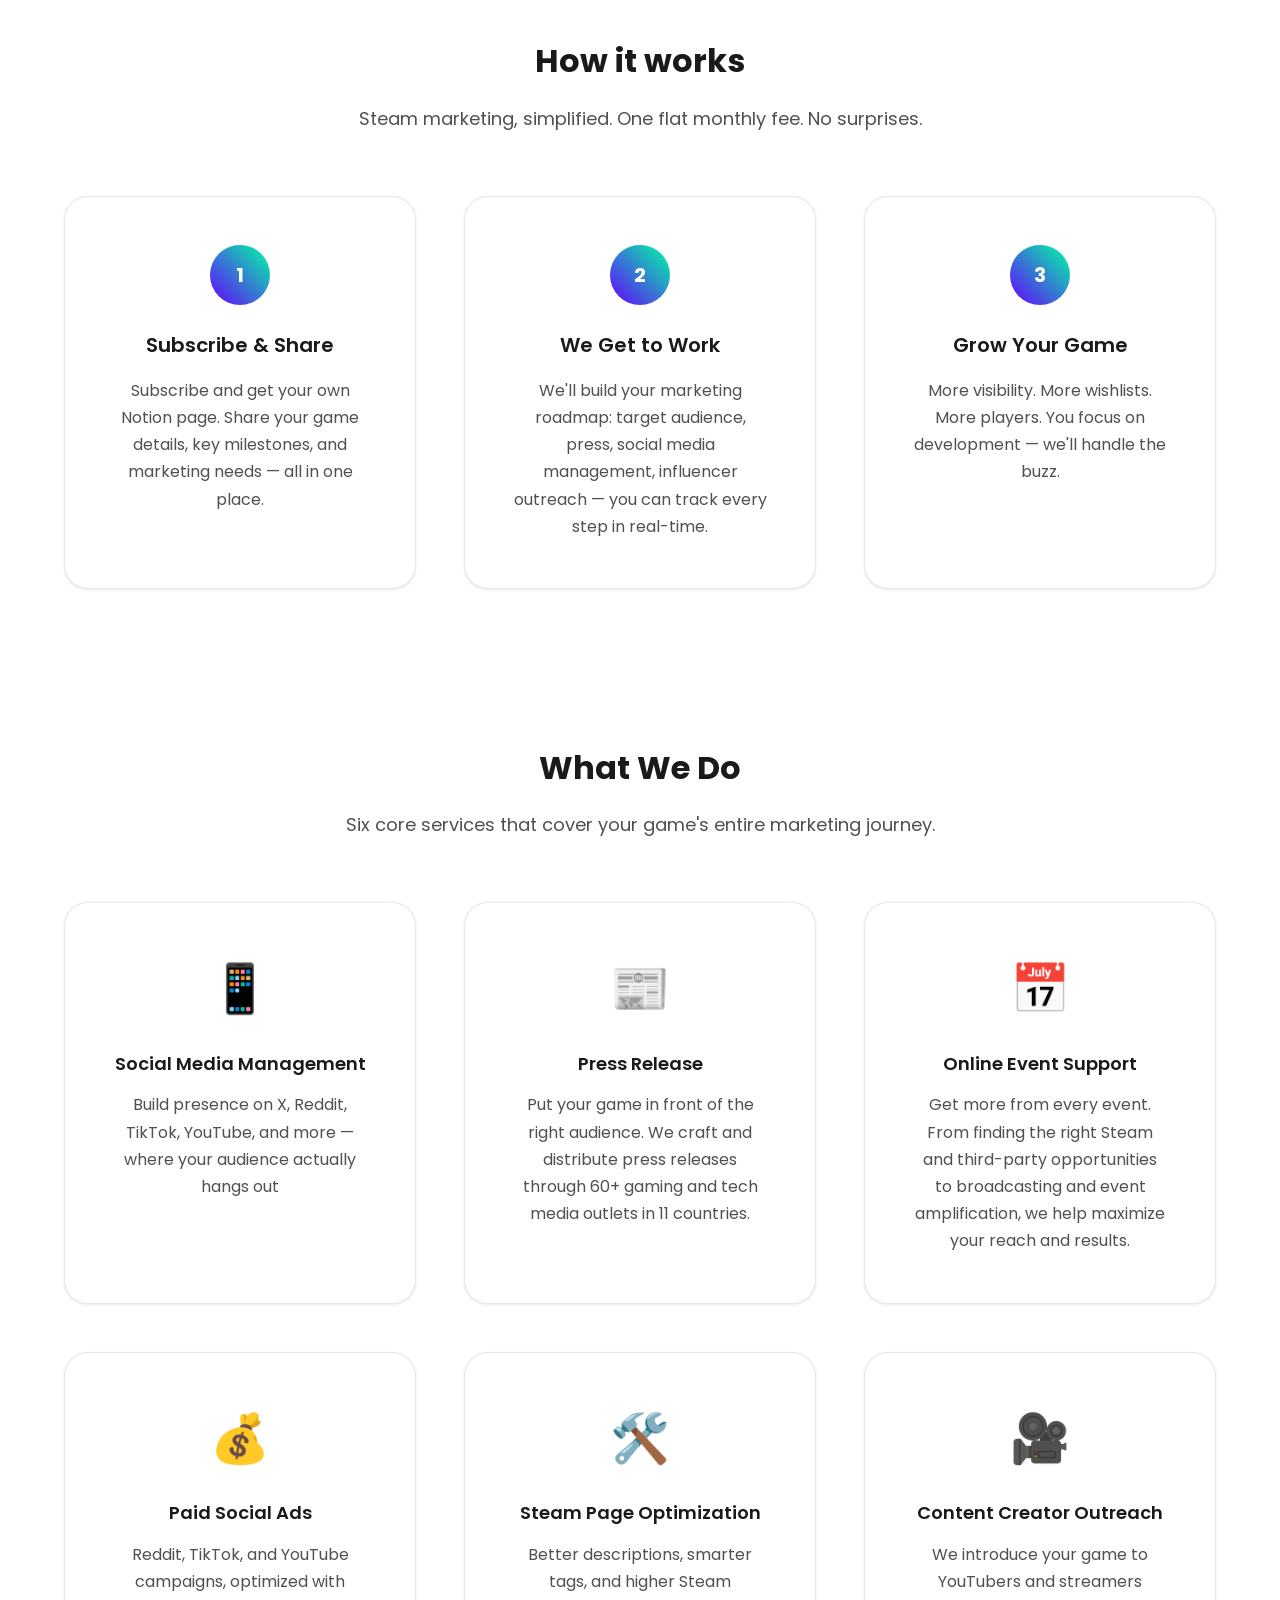
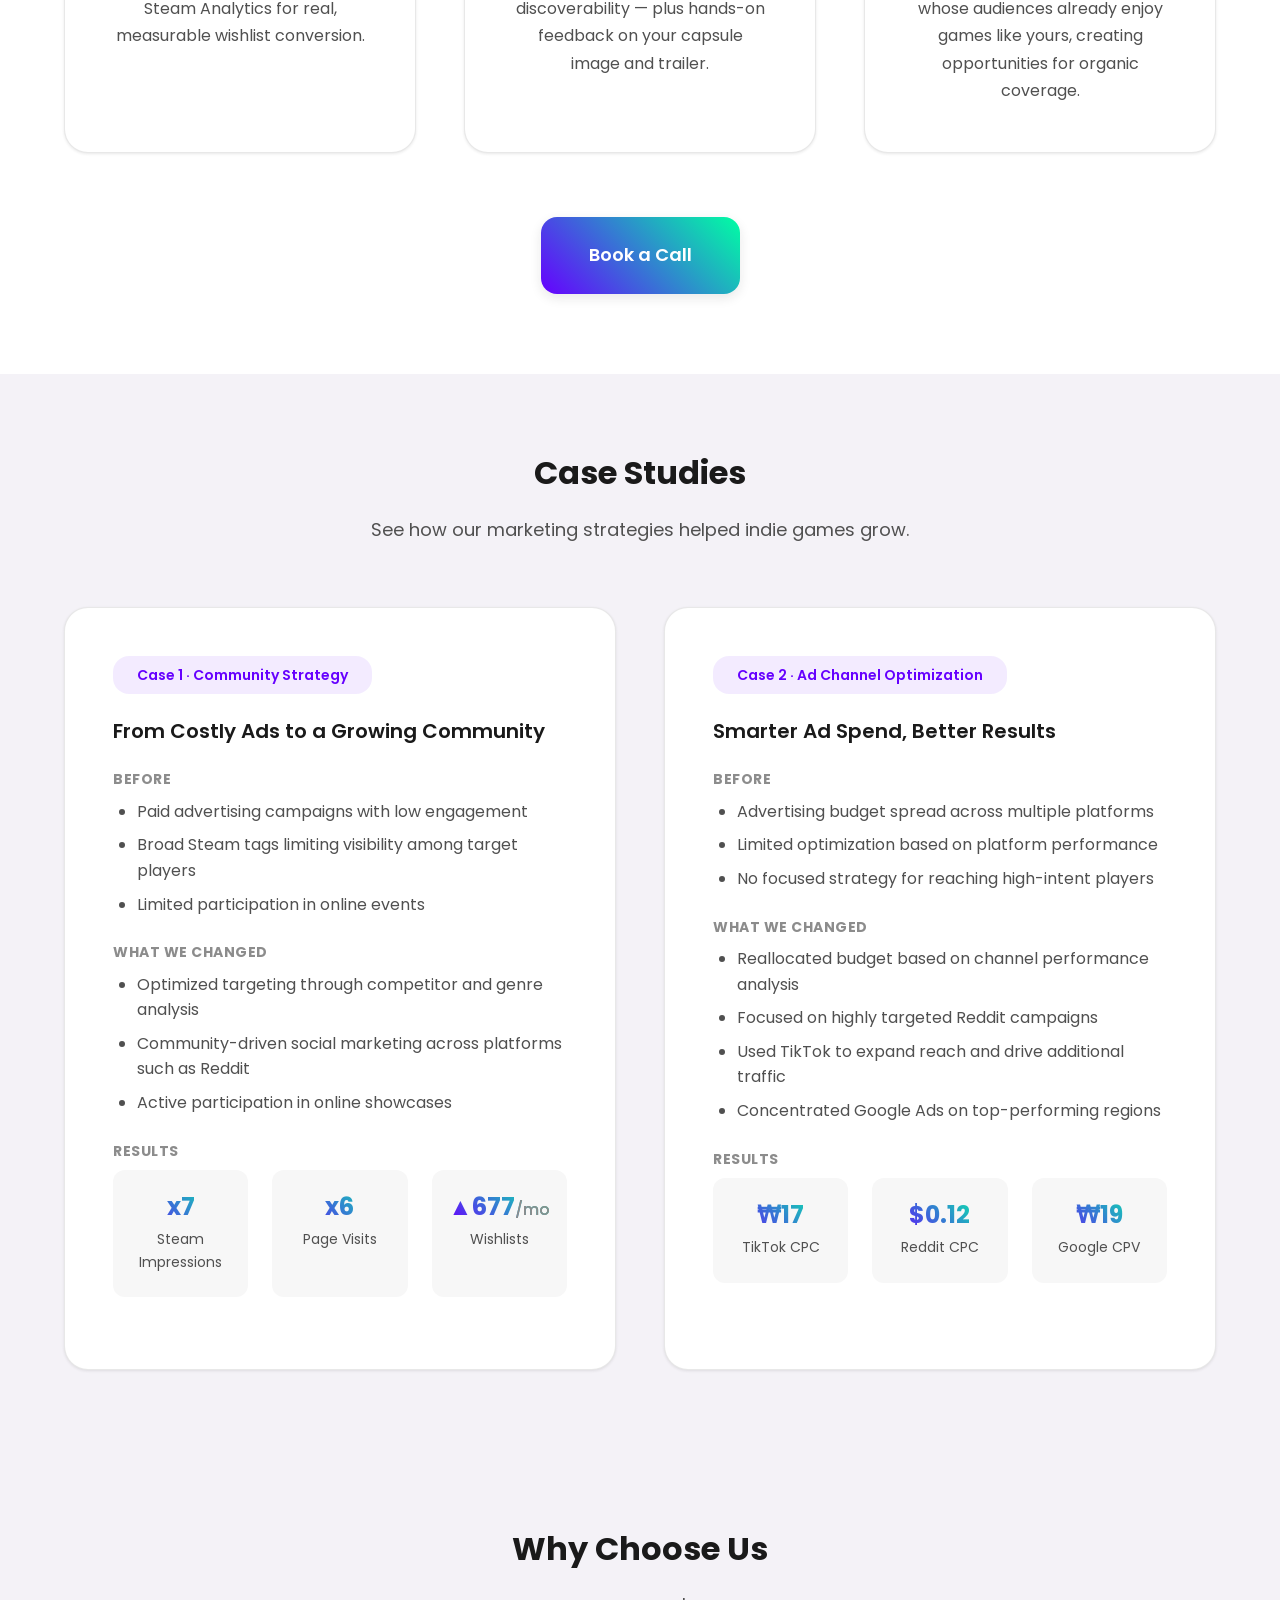
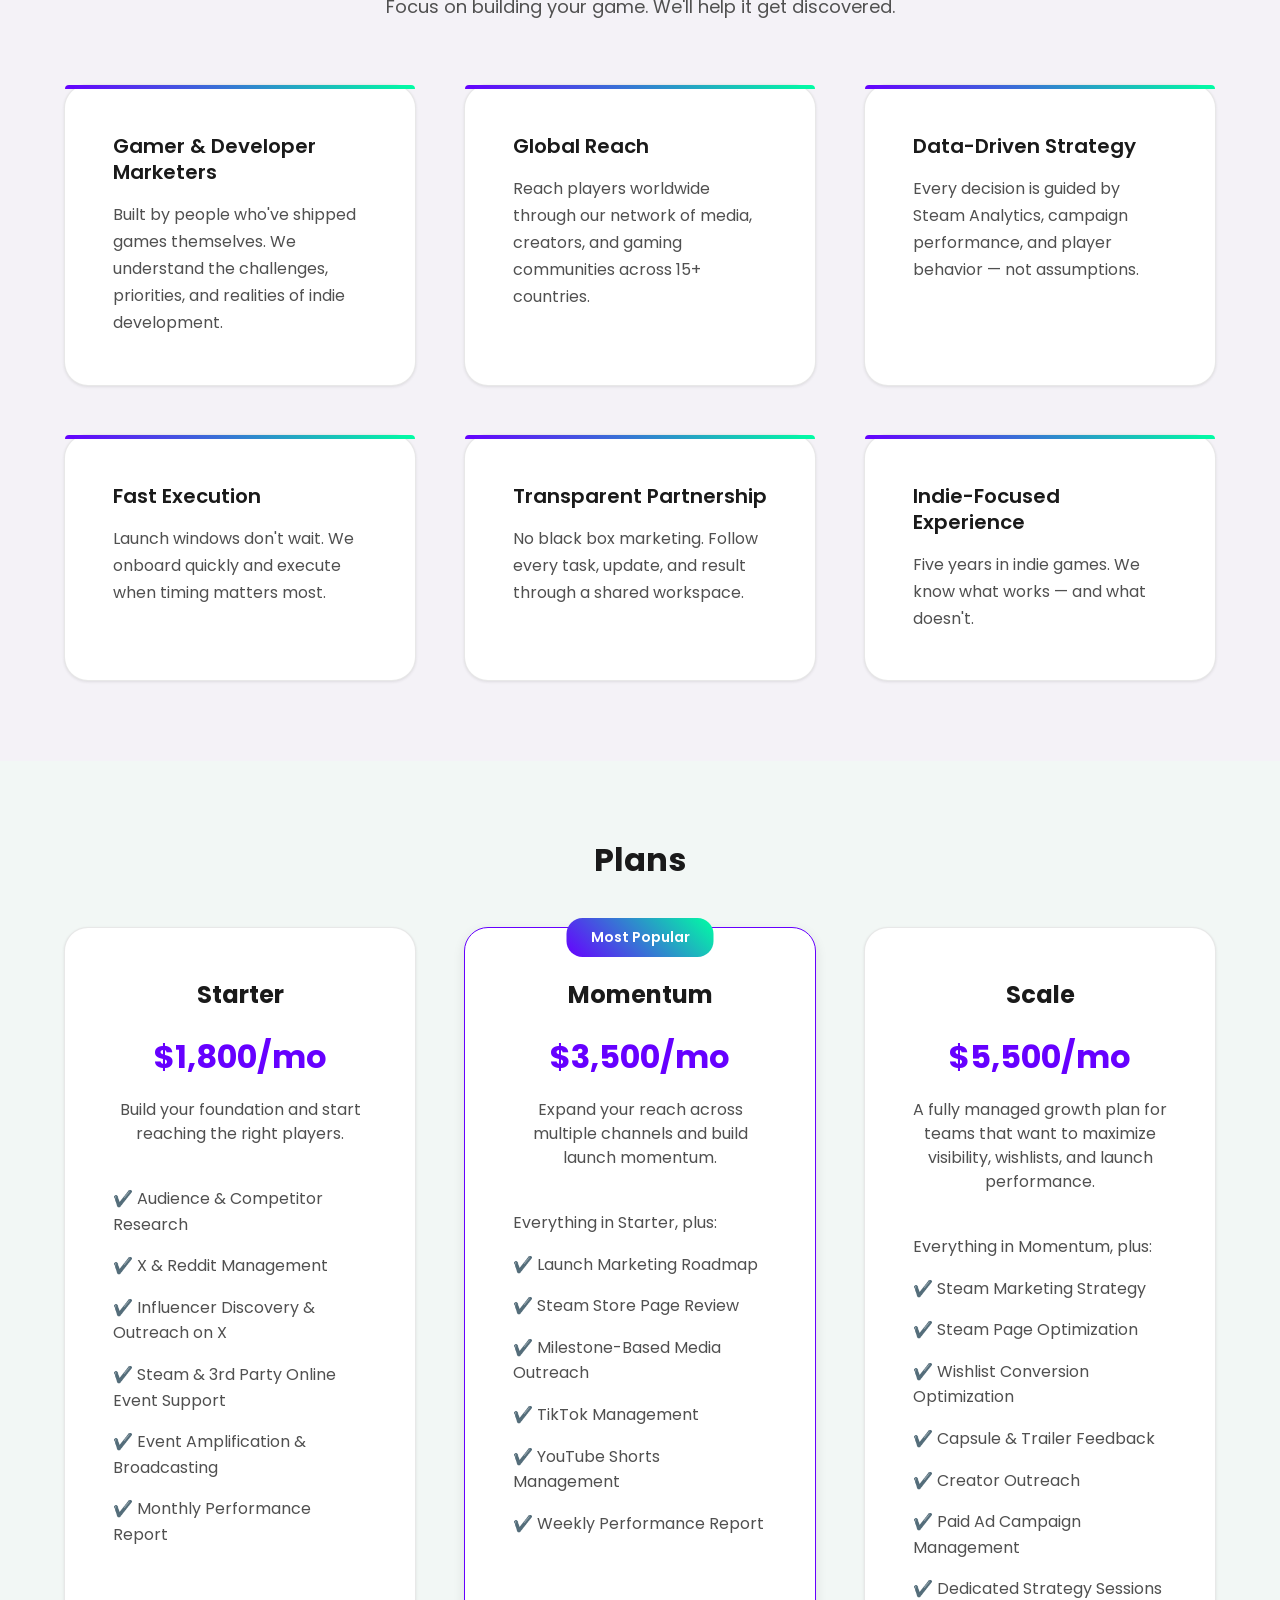
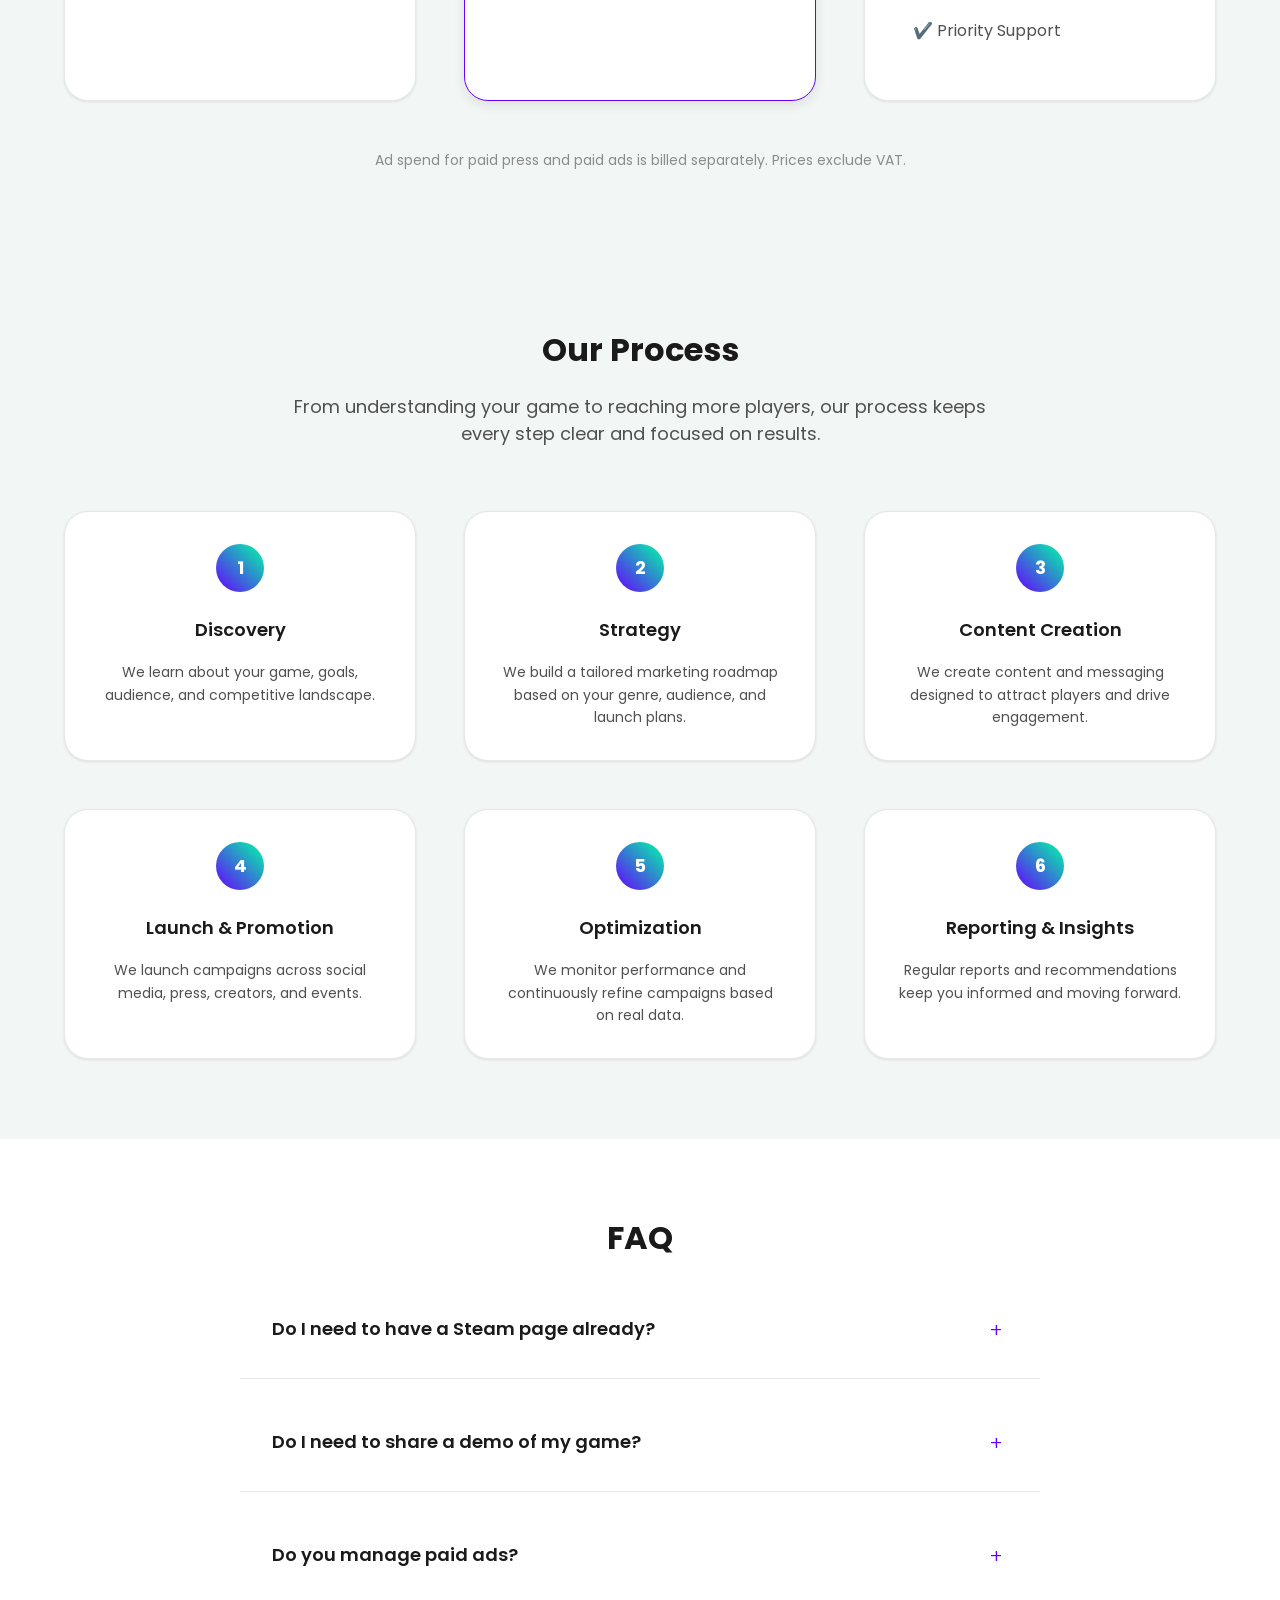
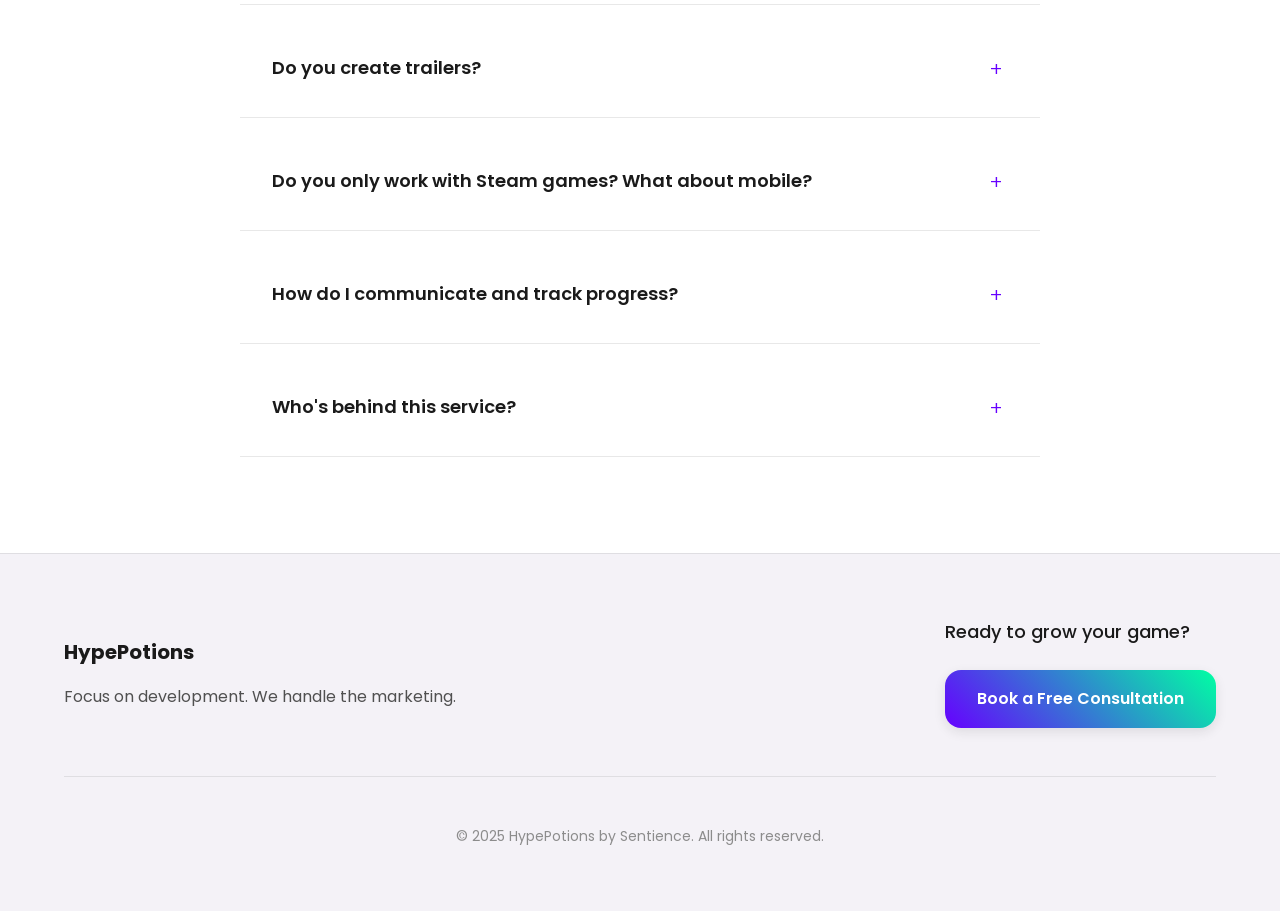
<file: version04/index.html>
<!DOCTYPE html>
<html lang="en">
<head>
    <meta charset="UTF-8">
    <meta name="viewport" content="width=device-width, initial-scale=1.0">
    <title>HypePotions — Save Your 100 Hours of Steam Marketing</title>
    <link rel="preconnect" href="https://fonts.googleapis.com">
    <link rel="preconnect" href="https://fonts.gstatic.com" crossorigin>
    <link href="https://fonts.googleapis.com/css2?family=Poppins:wght@300;400;500;600;700&display=swap" rel="stylesheet">
    <link rel="stylesheet" href="style.css">
</head>
<body>
    <!-- Navigation -->
    <nav class="navbar">
        <div class="container">
            <div class="nav-content">
                <div class="nav-brand">
                    <h3>HypePotions</h3>
                </div>
                <div class="nav-menu">
                    <a href="#what-we-do" class="nav-link" data-i18n="nav.services">Services</a>
                    <a href="#results" class="nav-link" data-i18n="nav.cases">Case Studies</a>
                    <a href="#why-choose-us" class="nav-link" data-i18n="nav.benefits">Benefits</a>
                    <a href="#pricing" class="nav-link" data-i18n="nav.pricing">Pricing</a>
                    <a href="#faq" class="nav-link" data-i18n="nav.faq">FAQ</a>
                    <a href="https://calendly.com/h-kwon/steam-marketing-pro">
                        <button class="btn btn--primary cta-btn" data-i18n="nav.bookCall">Book a Call</button>
                    </a>
                    <button class="lang-toggle" id="langToggle" aria-label="Toggle language">KO</button>
                </div>
                <div class="nav-toggle">
                    <span></span>
                    <span></span>
                    <span></span>
                </div>
            </div>
        </div>
    </nav>

    <!-- Hero Section -->
    <section class="hero">
        <div class="hero-background"></div>
        <div class="container">
            <div class="hero-content">
                <h1 class="hero-title" data-i18n="hero.title">Save Your 100 Hours of Marketing</h1>
                <p class="hero-subtitle" data-i18n="hero.subtitle">Focus on what you love — game development. We handle the marketing.</p>
                <p class="hero-tagline" data-i18n="hero.tagline">Pause or cancel anytime.</p>
                <div class="hero-cta">
                    <a href="#pricing" class="btn btn--primary btn--lg cta-btn" role="button" data-i18n="hero.seePricing">See Pricing</a>
                    <a href="https://calendly.com/h-kwon/steam-marketing-pro" class="btn btn--outline btn--lg cta-btn" role="button" data-i18n="hero.bookCall">Book a Call</a>
                </div>
            </div>
        </div>
        <div class="scroll-indicator">
            <div class="scroll-arrow"></div>
        </div>
    </section>

    <!-- Customer Logos -->
    <section class="customer-logos">
        <div class="container">
            <p class="logos-text" data-i18n="logos.text">Trusted by indie developers worldwide</p>
            <div class="logos-scroll">
                 <div class="logo-item">
                    <img src="images/onw studio.png" alt="OnwStudio Logo">
                 </div>
                 <div class="logo-item">
                    <img src="images/hypercent.png" alt="Hypercent Logo">
                 </div>
                 <div class="logo-item">
                    <img src="images/geniesoft.png" alt="GenieSoft Logo">
                 </div>
                 <div class="logo-item">
                    <img src="images/siloegi.png" alt="SiloegiOperation Logo">
                 </div>
                 <div class="logo-item">
                    <img src="images/hoochoo.png" alt="Hoochoo Logo">
                 </div>
                 <div class="logo-item">
                    <img src="images/shadingbox.png" alt="ShadingBox Logo">
                 </div>
            </div>
        </div>
    </section>

    <!-- Proof / Key Stats -->
    <section class="stats" id="stats">
        <div class="container">
            <h2 class="section-title" data-i18n="stats.title">Proof in Numbers</h2>
            <p class="section-subtitle" data-i18n="stats.subtitle">Five years of Steam marketing, measured in results — not promises.</p>

            <div class="stats-grid">
                <div class="stat-card">
                    <div class="stat-number">20+</div>
                    <div class="stat-label" data-i18n="stats.titlesPartnered">Titles Partnered</div>
                </div>
                <div class="stat-card">
                    <div class="stat-number">15+</div>
                    <div class="stat-label" data-i18n="stats.globalMarkets">Countries Reached</div>
                </div>
                <div class="stat-card">
                    <div class="stat-number">▲434<span>/mo</span></div>
                    <div class="stat-label" data-i18n="stats.avgWishlist">Avg. Wishlist Growth</div>
                </div>
                <div class="stat-card">
                    <div class="stat-number" data-i18n="stats.yearsValue">5+</div>
                    <div class="stat-label" data-i18n="stats.yearsExp">Years of Steam Marketing</div>
                </div>
            </div>
        </div>
    </section>

    <!-- How It Works -->
    <section class="how-it-works">
        <div class="container">
            <h2 class="section-title" data-i18n="how.title">How it works</h2>
            <p class="section-subtitle" data-i18n="how.subtitle">Steam marketing, simplified. One flat monthly fee. No surprises.</p>
            <div class="steps-grid">
                <div class="step-card" data-step="1">
                    <div class="step-number">1</div>
                    <h3 class="step-title" data-i18n="how.step1Title">Subscribe & Share</h3>
                    <p class="step-description" data-i18n="how.step1Desc">Subscribe and get your own Notion page. Share your game details, key milestones, and marketing needs — all in one place.</p>
                </div>
                <div class="step-card" data-step="2">
                    <div class="step-number">2</div>
                    <h3 class="step-title" data-i18n="how.step2Title">We Get to Work</h3>
                    <p class="step-description" data-i18n="how.step2Desc">We'll build your marketing roadmap: target audience, press, influencer outreach — you can track every step in real-time.</p>
                </div>
                <div class="step-card" data-step="3">
                    <div class="step-number">3</div>
                    <h3 class="step-title" data-i18n="how.step3Title">Grow Your Game</h3>
                    <p class="step-description" data-i18n="how.step3Desc">More visibility. More wishlists. More players. You focus on development — we'll handle the buzz.</p>
                </div>
            </div>
        </div>
    </section>

    <!-- What We Do -->
    <section class="what-we-do" id="what-we-do">
        <div class="container">
            <h2 class="section-title" data-i18n="services.title">What We Do</h2>
            <p class="section-subtitle" data-i18n="services.subtitle">Six core services that cover your game's entire marketing journey.</p>
            <div class="services-grid">
                <div class="service-card">
                    <div class="service-icon">📱</div>
                    <h3 class="service-title" data-i18n="services.s1Title">Social Media Management</h3>
                    <p class="service-description" data-i18n="services.s1Desc">X, Reddit, TikTok, and YouTube — we build and run your channels and community, driving an average +536% follower growth.</p>
                </div>
                <div class="service-card">
                    <div class="service-icon">📰</div>
                    <h3 class="service-title" data-i18n="services.s2Title">Press Release & PR</h3>
                    <p class="service-description" data-i18n="services.s2Desc">We distribute to 60+ outlets across 11 countries and 7 languages — including Rock Paper Shotgun, Famitsu, 4Gamer, and Gematsu. Averaging 20+ pickups per title.</p>
                </div>
                <div class="service-card">
                    <div class="service-icon">📅</div>
                    <h3 class="service-title" data-i18n="services.s3Title">Online Event Support</h3>
                    <p class="service-description" data-i18n="services.s3Desc">Steam Next Fest, Steam Sales, and third-party events — we apply, prepare, and maximize every opportunity.</p>
                </div>
                <div class="service-card">
                    <div class="service-icon">💰</div>
                    <h3 class="service-title" data-i18n="services.s4Title">Paid Social Ads</h3>
                    <p class="service-description" data-i18n="services.s4Desc">Reddit, TikTok, and YouTube campaigns, optimized with Steam Analytics for real, measurable wishlist conversion.</p>
                </div>
                <div class="service-card">
                    <div class="service-icon">🛠️</div>
                    <h3 class="service-title" data-i18n="services.s5Title">Steam Page Optimization</h3>
                    <p class="service-description" data-i18n="services.s5Desc">Better descriptions, smarter tags, and higher Steam discoverability — plus hands-on feedback on your capsule image and trailer.</p>
                </div>
                <div class="service-card">
                    <div class="service-icon">🎥</div>
                    <h3 class="service-title" data-i18n="services.s6Title">Content Creator Outreach</h3>
                    <p class="service-description" data-i18n="services.s6Desc">We pitch your game to YouTubers and streamers who already love your genre — real fans, real coverage.</p>
                </div>
            </div>
            <div class="cta-section">
                <a href="https://calendly.com/h-kwon/steam-marketing-pro" class="btn btn--primary btn--lg" role="button" data-i18n="services.cta">Book a Call</a>
            </div>
        </div>
    </section>

    <!-- Results -->
    <section class="results" id="results">
        <div class="container">
            <h2 class="section-title" data-i18n="results.title">Real Results</h2>
            <p class="section-subtitle" data-i18n="results.subtitle">How our strategies turned into measurable growth for indie titles.</p>
            <div class="results-grid">
                <div class="result-card">
                    <div class="result-badge" data-i18n="results.case1Badge">Case 1 · Community Strategy</div>
                    <h3 class="result-name" data-i18n="results.case1Title">From Wasted Ads to a Thriving Community</h3>
                    <div class="result-block">
                        <span class="result-block-label" data-i18n="results.before">Before</span>
                        <ul class="result-bullet-list">
                            <li data-i18n="results.case1Before1">Paid advertising campaigns with low engagement</li>
                            <li data-i18n="results.case1Before2">Broad Steam tags limiting visibility among target players</li>
                            <li data-i18n="results.case1Before3">Limited participation in Steam events and community activities</li>
                        </ul>
                    </div>
                    <div class="result-block">
                        <span class="result-block-label" data-i18n="results.strategy">What We Changed</span>
                        <ul class="result-bullet-list">
                            <li data-i18n="results.case1Strategy1">Optimized targeting through competitor and genre analysis</li>
                            <li data-i18n="results.case1Strategy2">Community-driven social marketing across platforms such as Reddit</li>
                            <li data-i18n="results.case1Strategy3">Active participation in Steam events and online showcases</li>
                        </ul>
                    </div>
                    <div class="result-block">
                        <span class="result-block-label" data-i18n="results.results">After</span>
                        <div class="result-metrics">
                            <div class="result-metric">
                                <span class="result-metric-value">x7</span>
                                <span class="result-metric-label" data-i18n="results.case1M1">Steam Impressions</span>
                            </div>
                            <div class="result-metric">
                                <span class="result-metric-value">x6</span>
                                <span class="result-metric-label" data-i18n="results.case1M2">Page Visits</span>
                            </div>
                            <div class="result-metric">
                                <span class="result-metric-value">▲677<small>/mo</small></span>
                                <span class="result-metric-label" data-i18n="results.case1M3">Wishlists</span>
                            </div>
                        </div>
                    </div>
                </div>
                <div class="result-card">
                    <div class="result-badge" data-i18n="results.case2Badge">Case 2 · Ad Channel Optimization</div>
                    <h3 class="result-name" data-i18n="results.case2Title">Squeezing Maximum Reach From Every Dollar</h3>
                    <div class="result-block">
                        <span class="result-block-label" data-i18n="results.before">Before</span>
                        <ul class="result-bullet-list">
                            <li data-i18n="results.case2Before1">Advertising budget spread across multiple platforms</li>
                            <li data-i18n="results.case2Before2">Limited optimization based on platform performance</li>
                            <li data-i18n="results.case2Before3">No focused strategy for reaching high-intent players</li>
                        </ul>
                    </div>
                    <div class="result-block">
                        <span class="result-block-label" data-i18n="results.strategy">What We Changed</span>
                        <ul class="result-bullet-list">
                            <li data-i18n="results.case2Strategy1">Reallocated budget based on channel performance analysis</li>
                            <li data-i18n="results.case2Strategy2">Focused on highly targeted Reddit campaigns</li>
                            <li data-i18n="results.case2Strategy3">Used TikTok to expand reach and drive additional traffic</li>
                            <li data-i18n="results.case2Strategy4">Concentrated Google Ads on top-performing regions</li>
                        </ul>
                    </div>
                    <div class="result-block">
                        <span class="result-block-label" data-i18n="results.results">Results</span>
                        <div class="result-metrics">
                            <div class="result-metric">
                                <span class="result-metric-value">₩17</span>
                                <span class="result-metric-label" data-i18n="results.case2M1">TikTok CPC</span>
                            </div>
                            <div class="result-metric">
                                <span class="result-metric-value">$0.12</span>
                                <span class="result-metric-label" data-i18n="results.case2M2">Reddit CPC</span>
                            </div>
                            <div class="result-metric">
                                <span class="result-metric-value">₩19</span>
                                <span class="result-metric-label" data-i18n="results.case2M3">Google CPV</span>
                            </div>
                        </div>
                    </div>
                </div>
            </div>
        </div>
    </section>

    <!-- Why Choose Us -->
    <section class="why-choose-us" id="why-choose-us">
        <div class="container">
            <h2 class="section-title" data-i18n="why.title">Why Choose Us</h2>
            <p class="section-subtitle" data-i18n="why.subtitle">Smart, flexible marketing for indie devs who'd rather build than hustle.</p>
            <div class="features-grid-3">
                <div class="feature-card">
                    <h3 class="feature-title" data-i18n="why.f1Title">Gamer & Developer Marketers</h3>
                    <p class="feature-description" data-i18n="why.f1Desc">We're not just marketers — we're gamers and devs who've shipped our own titles. We speak your language.</p>
                </div>
                <div class="feature-card">
                    <h3 class="feature-title" data-i18n="why.f2Title">Global Network</h3>
                    <p class="feature-description" data-i18n="why.f2Desc">15+ countries of media, influencer, and community reach — your game goes worldwide from day one.</p>
                </div>
                <div class="feature-card">
                    <h3 class="feature-title" data-i18n="why.f3Title">Data-Driven Strategy</h3>
                    <p class="feature-description" data-i18n="why.f3Desc">Every decision is backed by Steam Analytics and live campaign data — no guesswork, just results.</p>
                </div>
                <div class="feature-card">
                    <h3 class="feature-title" data-i18n="why.f4Title">Fast Execution</h3>
                    <p class="feature-description" data-i18n="why.f4Desc">Onboarding in 3–5 business days. We move at the speed your launch window demands.</p>
                </div>
                <div class="feature-card">
                    <h3 class="feature-title" data-i18n="why.f5Title">Transparent Partnership</h3>
                    <p class="feature-description" data-i18n="why.f5Desc">One flat fee, a shared Notion HQ, and weekly updates. You always know exactly what we're doing.</p>
                </div>
                <div class="feature-card">
                    <h3 class="feature-title" data-i18n="why.f6Title">Indie-Specialized Experience</h3>
                    <p class="feature-description" data-i18n="why.f6Desc">Five years and 20+ titles focused entirely on indie Steam games — we know what works and what doesn't.</p>
                </div>
            </div>
        </div>
    </section>

    <!-- Pricing -->
    <section class="pricing" id="pricing">
        <div class="container">
            <h2 class="section-title" data-i18n="pricing.title">Plans</h2>
            <div class="pricing-grid">
                <div class="pricing-card">
                    <div class="pricing-header">
                        <h3 class="pricing-title" data-i18n="pricing.plan1Name">Starter</h3>
                        <div class="pricing-price" data-i18n="pricing.plan1Price">$1,800/mo</div>
                        <p class="pricing-description" data-i18n="pricing.plan1Desc">Core visibility — without the agency overhead.</p>
                    </div>
                    <ul class="pricing-features">
                        <li data-i18n="pricing.plan1F1">✔️ Online festival applications & participation</li>
                        <li data-i18n="pricing.plan1F2">✔️ Press release (1x per month)</li>
                        <li data-i18n="pricing.plan1F3">✔️ Twitter & Reddit post management</li>
                        <li data-i18n="pricing.plan1F4">✔️ Audience & competitor research</li>
                        <li data-i18n="pricing.plan1F5">✔️ Dedicated Notion workspace</li>
                        <li data-i18n="pricing.plan1F6">✔️ Monthly performance report</li>
                    </ul>
                </div>
                <div class="pricing-card pricing-card--featured">
                    <div class="pricing-badge" data-i18n="pricing.popular">Most Popular</div>
                    <div class="pricing-header">
                        <h3 class="pricing-title" data-i18n="pricing.plan2Name">Momentum</h3>
                        <div class="pricing-price" data-i18n="pricing.plan2Price">$3,500/mo</div>
                        <p class="pricing-description" data-i18n="pricing.plan2Desc">Full-channel reach — built for your launch push.</p>
                    </div>
                    <ul class="pricing-features">
                        <li data-i18n="pricing.plan2F1">Everything in Starter, plus:</li>
                        <li data-i18n="pricing.plan2F2">✔️ Launch Marketing Roadmap</li>
                        <li data-i18n="pricing.plan2F3">✔️ Steam Store Page Review</li>
                        <li data-i18n="pricing.plan2F4">✔️ Milestone-Based Media Outreach</li>
                        <li data-i18n="pricing.plan2F5">✔️ TikTok Management</li>
                        <li data-i18n="pricing.plan2F6">✔️ YouTube Shorts Management</li>
                        <li data-i18n="pricing.plan2F7">✔️ Weekly Performance Report</li>
                    </ul>
                </div>
                <div class="pricing-card">
                    <div class="pricing-header">
                        <h3 class="pricing-title" data-i18n="pricing.plan3Name">Scale</h3>
                        <div class="pricing-price" data-i18n="pricing.plan3Price">$5,500/mo</div>
                        <p class="pricing-description" data-i18n="pricing.plan3Desc">Paid ads, page optimization, and priority access — fully managed.</p>
                    </div>
                    <ul class="pricing-features">
                        <li data-i18n="pricing.plan3F1">Everything in Momentum, plus:</li>
                        <li data-i18n="pricing.plan3F2">✔️ Steam Marketing Strategy</li>
                        <li data-i18n="pricing.plan3F3">✔️ Steam Page Optimization</li>
                        <li data-i18n="pricing.plan3F4">✔️ Wishlist Conversion Optimization</li>
                        <li data-i18n="pricing.plan3F5">✔️ Capsule & Trailer Feedback</li>
                        <li data-i18n="pricing.plan3F6">✔️ Creator Outreach</li>
                        <li data-i18n="pricing.plan3F7">✔️ Paid Ad Campaign Management</li>
                        <li data-i18n="pricing.plan3F8">✔️ Dedicated Strategy Sessions</li>
                        <li data-i18n="pricing.plan3F9">✔️ Priority Support</li>
                    </ul>
                </div>
            </div>
            <p class="pricing-note" data-i18n="pricing.note">Ad spend for paid press and paid ads is billed separately. Prices exclude VAT.</p>
        </div>
    </section>

    <!-- Process -->
    <section class="process" id="process">
        <div class="container">
            <h2 class="section-title" data-i18n="process.title">Our Process</h2>
            <p class="section-subtitle" data-i18n="process.subtitle">A clear, repeatable path from kickoff to results.</p>
            <div class="process-timeline">
                <div class="process-step">
                    <div class="process-number">1</div>
                    <h3 class="process-step-title" data-i18n="process.p1Title">Initial Consultation</h3>
                    <p class="process-step-desc" data-i18n="process.p1Desc">We learn your game, goals, and audience.</p>
                </div>
                <div class="process-step">
                    <div class="process-number">2</div>
                    <h3 class="process-step-title" data-i18n="process.p2Title">Strategy Design</h3>
                    <p class="process-step-desc" data-i18n="process.p2Desc">A tailored roadmap across channels and markets.</p>
                </div>
                <div class="process-step">
                    <div class="process-number">3</div>
                    <h3 class="process-step-title" data-i18n="process.p3Title">Asset Production</h3>
                    <p class="process-step-desc" data-i18n="process.p3Desc">Content, copy, and creatives built to convert.</p>
                </div>
                <div class="process-step">
                    <div class="process-number">4</div>
                    <h3 class="process-step-title" data-i18n="process.p4Title">Campaign Launch</h3>
                    <p class="process-step-desc" data-i18n="process.p4Desc">We go live across press, social, and ads.</p>
                </div>
                <div class="process-step">
                    <div class="process-number">5</div>
                    <h3 class="process-step-title" data-i18n="process.p5Title">Monitoring</h3>
                    <p class="process-step-desc" data-i18n="process.p5Desc">Live optimization based on real performance data.</p>
                </div>
                <div class="process-step">
                    <div class="process-number">6</div>
                    <h3 class="process-step-title" data-i18n="process.p6Title">Reporting</h3>
                    <p class="process-step-desc" data-i18n="process.p6Desc">Monthly reports plus weekly updates, always transparent.</p>
                </div>
            </div>
        </div>
    </section>

    <!-- FAQ -->
    <section class="faq" id="faq">
        <div class="container">
            <h2 class="section-title" data-i18n="faq.title">FAQ</h2>
            <div class="faq-list">
                <div class="faq-item">
                    <div class="faq-question">
                        <span data-i18n="faq.q1">Do I need to have a Steam page already?</span>
                        <div class="faq-icon">+</div>
                    </div>
                    <div class="faq-answer">
                        <p data-i18n="faq.a1">Yes, or at least be ready to launch one with us during the first month.</p>
                    </div>
                </div>
                <div class="faq-item">
                    <div class="faq-question">
                        <span data-i18n="faq.q2">Do I need to share a demo of my game?</span>
                        <div class="faq-icon">+</div>
                    </div>
                    <div class="faq-answer">
                        <p data-i18n="faq.a2">Yes — to understand your game and create content effectively, we need access to a playable build.</p>
                    </div>
                </div>
                <div class="faq-item">
                    <div class="faq-question">
                        <span data-i18n="faq.q3">Do you manage paid ads?</span>
                        <div class="faq-icon">+</div>
                    </div>
                    <div class="faq-answer">
                        <p data-i18n="faq.a3">Yes. Once we align on campaign goals and budget, we handle setup, optimization, and management.</p>
                    </div>
                </div>
                <div class="faq-item">
                    <div class="faq-question">
                        <span data-i18n="faq.q4">Do you create trailers?</span>
                        <div class="faq-icon">+</div>
                    </div>
                    <div class="faq-answer">
                        <p data-i18n="faq.a4">We don't produce trailers ourselves, but we're happy to give you feedback on yours. For cinematic trailers, we recommend working with a specialized studio.</p>
                    </div>
                </div>
                <div class="faq-item">
                    <div class="faq-question">
                        <span data-i18n="faq.q5">Do you only work with Steam games? What about mobile?</span>
                        <div class="faq-icon">+</div>
                    </div>
                    <div class="faq-answer">
                        <p data-i18n="faq.a5">We specialize in PC/Steam games. At this time, we do not support mobile game marketing.</p>
                    </div>
                </div>
                <div class="faq-item">
                    <div class="faq-question">
                        <span data-i18n="faq.q6">How do I communicate and track progress?</span>
                        <div class="faq-icon">+</div>
                    </div>
                    <div class="faq-answer">
                        <p data-i18n="faq.a6">Once you sign up, you'll get access to a dedicated Notion page. There, you can share info, track tasks, view updates, and communicate directly with us — all in one place.</p>
                    </div>
                </div>
                <div class="faq-item">
                    <div class="faq-question">
                        <span data-i18n="faq.q7">Who's behind this service?</span>
                        <div class="faq-icon">+</div>
                    </div>
                    <div class="faq-answer">
                        <p data-i18n="faq.a7">We're an English-speaking Korean and Russian two-person team. As part of a 5-person dev team, we've built and launched our own turn-based strategy and action games, handling everything from development to marketing and publishing. With over 10 years in the game industry, we now help other indie devs do the same.</p>
                    </div>
                </div>
            </div>
        </div>
    </section>

    <!-- Footer -->
    <footer class="footer">
        <div class="container">
            <div class="footer-content">
                <div class="footer-brand">
                    <h3>HypePotions</h3>
                    <p data-i18n="footer.tagline">Focus on development. We handle the marketing.</p>
                </div>
                <div class="footer-contact">
                    <p data-i18n="footer.ready">Ready to grow your game?</p>
                    <a href="https://calendly.com/h-kwon/steam-marketing-pro" class="btn btn--primary" role="button" data-i18n="footer.getStarted">Schedule Your Free Strategy Session</a>
                </div>
            </div>
            <div class="footer-bottom">
                <p>&copy; 2025 HypePotions by Sentience. All rights reserved.</p>
            </div>
        </div>
    </footer>

    <script src="app.js"></script>
</body>
</html>
</file>
<file: docs/style.css>
:root {
  /* Custom color palette */
  --color-dark: #1A1A1A;
  --color-medium-dark: #505050;
  --color-medium-light: #8C8C8C;
  --color-light: #F7F7F7;
  --color-highlight-purple: #6600FF;
  --color-highlight-green: #00FFA3;
  --color-white: #FFFFFF;
  
  /* Additional colors for depth */
  --color-surface: rgba(255, 255, 255, 0.8);
  --color-border: rgba(140, 140, 140, 0.2);
  --color-shadow: rgba(26, 26, 26, 0.1);
  
  /* Spacing */
  --spacing-xs: 0.5rem;
  --spacing-sm: 1rem;
  --spacing-md: 1.5rem;
  --spacing-lg: 2rem;
  --spacing-xl: 3rem;
  --spacing-2xl: 4rem;
  --spacing-3xl: 5rem;
  
  /* Typography */
  --font-family: 'Poppins', sans-serif;
  --font-size-sm: 0.875rem;
  --font-size-base: 1rem;
  --font-size-lg: 1.125rem;
  --font-size-xl: 1.25rem;
  --font-size-2xl: 1.5rem;
  --font-size-3xl: 2rem;
  --font-size-4xl: 2.5rem;
  --font-size-5xl: 3rem;
  
  /* Border radius */
  --border-radius-sm: 0.375rem;
  --border-radius-md: 0.5rem;
  --border-radius-lg: 0.75rem;
  --border-radius-xl: 1rem;
  --border-radius-2xl: 1.5rem;
  
  /* Transitions */
  --transition-fast: 0.15s ease-out;
  --transition-normal: 0.3s ease-out;
  --transition-slow: 0.5s ease-out;
  
  /* Shadows */
  --shadow-sm: 0 1px 3px rgba(26, 26, 26, 0.1);
  --shadow-md: 0 4px 12px rgba(26, 26, 26, 0.1);
  --shadow-lg: 0 8px 24px rgba(26, 26, 26, 0.15);
  --shadow-xl: 0 16px 48px rgba(26, 26, 26, 0.2);
}

/* Base styles */
* {
  margin: 0;
  padding: 0;
  box-sizing: border-box;
}

html {
  scroll-behavior: smooth;
  font-size: 16px;
}

body {
  font-family: var(--font-family);
  background: var(--color-light);
  color: var(--color-dark);
  line-height: 1.6;
  overflow-x: hidden;
}

.container {
  max-width: 1200px;
  margin: 0 auto;
  padding: 0 var(--spacing-md);
}

/* Navigation */
.navbar {
  position: fixed;
  top: 0;
  left: 0;
  right: 0;
  z-index: 1000;
  background: rgba(255, 255, 255, 0.95);
  backdrop-filter: blur(10px);
  border-bottom: 1px solid var(--color-border);
  transition: var(--transition-normal);
  box-shadow: var(--shadow-sm);
}

.nav-content {
  display: flex;
  align-items: center;
  justify-content: space-between;
  padding: var(--spacing-md) 0;
}

.nav-brand h3 {
  font-size: var(--font-size-xl);
  font-weight: 700;
  background: linear-gradient(45deg, var(--color-highlight-purple), var(--color-highlight-green));
  background-clip: text;
  -webkit-background-clip: text;
  -webkit-text-fill-color: transparent;
  margin: 0;
}

.nav-menu {
  display: flex;
  gap: var(--spacing-xl);
  align-items: center;
}

.nav-link {
  color: var(--color-medium-dark);
  text-decoration: none;
  font-weight: 500;
  transition: var(--transition-fast);
  position: relative;
}

.nav-link:hover {
  color: var(--color-highlight-purple);
}

.nav-link.active {
  color: var(--color-highlight-purple);
}

.nav-toggle {
  display: none;
  flex-direction: column;
  cursor: pointer;
  gap: 4px;
}

.nav-toggle span {
  width: 24px;
  height: 2px;
  background: var(--color-dark);
  transition: var(--transition-fast);
}

/* Hero Section */
.hero {
  position: relative;
  min-height: 100vh;
  display: flex;
  align-items: center;
  justify-content: center;
  text-align: center;
  background: var(--color-white);
  overflow: hidden;
}

.hero-background {
  position: absolute;
  top: 0;
  left: 0;
  right: 0;
  bottom: 0;
  background: linear-gradient(135deg, 
    rgba(102, 0, 255, 0.05) 0%, 
    rgba(247, 247, 247, 0.8) 50%, 
    rgba(0, 255, 163, 0.05) 100%);
  z-index: 0;
}

.hero-content {
  max-width: 800px;
  z-index: 1;
  position: relative;
  padding-top: 100px;
}

.hero-title {
  font-size: clamp(2.5rem, 5vw, 4rem);
  font-weight: 700;
  margin-bottom: var(--spacing-md);
  color: var(--color-dark);
  line-height: 1.2;
}

.hero-subtitle {
  font-size: var(--font-size-xl);
  color: var(--color-medium-dark);
  margin-bottom: var(--spacing-sm);
  line-height: 1.4;
}

.hero-tagline {
  font-size: var(--font-size-lg);
  color: var(--color-medium-light);
  margin-bottom: var(--spacing-xl);
}

.hero-cta {
  display: flex;
  gap: var(--spacing-md);
  justify-content: center;
  flex-wrap: wrap;
}

/* Buttons */
.btn {
  display: inline-flex;
  align-items: center;
  justify-content: center;
  padding: var(--spacing-sm) var(--spacing-lg);
  border: none;
  border-radius: var(--border-radius-xl);
  font-family: var(--font-family);
  font-weight: 600;
  text-decoration: none;
  cursor: pointer;
  transition: var(--transition-normal);
  position: relative;
  overflow: hidden;
  font-size: var(--font-size-base);
}

.btn--primary {
  background: linear-gradient(45deg, var(--color-highlight-purple), var(--color-highlight-green));
  color: var(--color-white);
  box-shadow: var(--shadow-md);
}

.btn--primary:hover {
  transform: translateY(-2px);
  box-shadow: var(--shadow-lg);
}

.btn--outline {
  background: transparent;
  color: var(--color-highlight-purple);
  border: 2px solid var(--color-highlight-purple);
}

.btn--outline:hover {
  background: var(--color-highlight-purple);
  color: var(--color-white);
  transform: translateY(-2px);
  box-shadow: var(--shadow-lg);
}

.btn--lg {
  padding: var(--spacing-md) var(--spacing-xl);
  font-size: var(--font-size-lg);
}

.btn--full {
  width: 100%;
}

/* Scroll Indicator */
.scroll-indicator {
  position: absolute;
  bottom: var(--spacing-xl);
  left: 50%;
  transform: translateX(-50%);
  animation: bounce 2s infinite;
}

@keyframes bounce {
  0%, 20%, 50%, 80%, 100% {
    transform: translateX(-50%) translateY(0);
  }
  40% {
    transform: translateX(-50%) translateY(-10px);
  }
  60% {
    transform: translateX(-50%) translateY(-5px);
  }
}

.scroll-arrow {
  width: 24px;
  height: 24px;
  border-right: 2px solid var(--color-medium-light);
  border-bottom: 2px solid var(--color-medium-light);
  transform: rotate(45deg);
  opacity: 0.7;
}

/* Customer Logos */
.customer-logos {
  padding: var(--spacing-xl) 0;
  background: var(--color-white);
  border-bottom: 1px solid var(--color-border);
}

.logos-text {
  text-align: center;
  color: var(--color-medium-light);
  margin-bottom: var(--spacing-lg);
  font-size: var(--font-size-sm);
  text-transform: uppercase;
  letter-spacing: 0.5px;
}

.logos-scroll {
  display: flex;
  gap: var(--spacing-xl);
  align-items: center;
  justify-content: center;
  flex-wrap: wrap;
}

.logo-item {
  /*
  background: var(--color-white);
  padding: var(--spacing-sm) var(--spacing-md);
  border-radius: var(--border-radius-md);
  border: 1px solid var(--color-border);
  color: var(--color-medium-dark);
  font-weight: 500;
  white-space: nowrap;
  font-size: var(--font-size-sm);
  transition: var(--transition-fast);*/
  display: flex;
  align-items: center;
  justify-content: center;
}

.logo-item img{
  max-height: 60px;
  width:auto;
  filter: grayscale(100%);
  opacity: 0.7;
  transition: var(--transition-normal)
}

.logo-item img:hover {
  filter: none;
  opacity: 1;
  transform: scale(1.05);
}

/* Sections */
section {
  padding: var(--spacing-3xl) 0;
}

.section-title {
  font-size: var(--font-size-3xl);
  font-weight: 700;
  text-align: center;
  margin-bottom: var(--spacing-md);
  color: var(--color-dark);
  line-height: 1.2;
}

.section-subtitle {
  font-size: var(--font-size-lg);
  text-align: center;
  color: var(--color-medium-dark);
  margin-bottom: var(--spacing-2xl);
  max-width: 700px;
  margin-left: auto;
  margin-right: auto;
  line-height: 1.5;
}

/* How It Works */
.how-it-works {
  background: var(--color-white);
}

.steps-grid {
  display: grid;
  grid-template-columns: repeat(auto-fit, minmax(300px, 1fr));
  gap: var(--spacing-xl);
  margin-top: var(--spacing-xl);
}

.step-card {
  background: var(--color-white);
  padding: var(--spacing-xl);
  border-radius: var(--border-radius-2xl);
  border: 1px solid var(--color-border);
  text-align: center;
  position: relative;
  transition: var(--transition-normal);
  box-shadow: var(--shadow-sm);
}

.step-card:hover {
  transform: translateY(-5px);
  box-shadow: var(--shadow-lg);
  border-color: var(--color-highlight-purple);
}

.step-number {
  display: inline-flex;
  align-items: center;
  justify-content: center;
  width: 60px;
  height: 60px;
  background: linear-gradient(45deg, var(--color-highlight-purple), var(--color-highlight-green));
  color: var(--color-white);
  font-size: var(--font-size-xl);
  font-weight: 700;
  border-radius: 50%;
  margin-bottom: var(--spacing-md);
}

.step-title {
  font-size: var(--font-size-xl);
  font-weight: 600;
  margin-bottom: var(--spacing-sm);
  color: var(--color-dark);
}

.step-description {
  color: var(--color-medium-dark);
  line-height: 1.7;
}

/* Why Choose Us - 2x2 Grid */
.why-choose-us {
  background: rgba(102, 0, 255, 0.02);
}

.features-grid-2x2 {
  display: grid;
  grid-template-columns: repeat(2, 1fr);
  gap: var(--spacing-xl);
  margin-top: var(--spacing-xl);
}

.feature-card {
  background: var(--color-white);
  padding: var(--spacing-xl);
  border-radius: var(--border-radius-2xl);
  border: 1px solid var(--color-border);
  transition: var(--transition-normal);
  position: relative;
  box-shadow: var(--shadow-sm);
}

.feature-card:hover {
  transform: translateY(-5px);
  box-shadow: var(--shadow-lg);
  border-color: var(--color-highlight-green);
}

.feature-card::before {
  content: '';
  position: absolute;
  top: 0;
  left: 0;
  right: 0;
  height: 4px;
  background: linear-gradient(45deg, var(--color-highlight-purple), var(--color-highlight-green));
  border-radius: var(--border-radius-2xl) var(--border-radius-2xl) 0 0;
}

.feature-title {
  font-size: var(--font-size-xl);
  font-weight: 600;
  margin-bottom: var(--spacing-sm);
  color: var(--color-dark);
  line-height: 1.3;
}

.feature-description {
  color: var(--color-medium-dark);
  line-height: 1.7;
}

/* What We Do */
.what-we-do {
  background: var(--color-white);
}

.services-grid {
  display: grid;
  grid-template-columns: repeat(auto-fit, minmax(300px, 1fr));
  gap: var(--spacing-xl);
  margin-top: var(--spacing-xl);
}

.service-card {
  background: var(--color-white);
  padding: var(--spacing-xl);
  border-radius: var(--border-radius-2xl);
  border: 1px solid var(--color-border);
  transition: var(--transition-normal);
  text-align: center;
  box-shadow: var(--shadow-sm);
}

.service-card:hover {
  transform: translateY(-5px);
  box-shadow: var(--shadow-lg);
  border-color: var(--color-highlight-purple);
}

.service-icon {
  font-size: 3rem;
  margin-bottom: var(--spacing-md);
  display: block;
}

.service-title {
  font-size: var(--font-size-lg);
  font-weight: 600;
  margin-bottom: var(--spacing-sm);
  color: var(--color-dark);
  line-height: 1.3;
}

.service-description {
  color: var(--color-medium-dark);
  line-height: 1.7;
}

.cta-section {
  text-align: center;
  margin-top: var(--spacing-2xl);
}

/* Pricing */
.pricing {
  background: rgba(0, 255, 163, 0.02);
}

.pricing-grid {
  display: grid;
  grid-template-columns: repeat(auto-fit, minmax(320px, 1fr));
  gap: var(--spacing-xl);
  margin-top: var(--spacing-xl);
}

.pricing-card {
  background: var(--color-white);
  padding: var(--spacing-xl);
  border-radius: var(--border-radius-2xl);
  border: 1px solid var(--color-border);
  position: relative;
  transition: var(--transition-normal);
  box-shadow: var(--shadow-sm);
}

.pricing-card:hover {
  transform: translateY(-5px);
  box-shadow: var(--shadow-lg);
}

.pricing-card--featured {
  border-color: var(--color-highlight-purple);
  transform: scale(1.05);
  box-shadow: var(--shadow-md);
}

.pricing-card--featured:hover {
  transform: scale(1.05) translateY(-5px);
}

.pricing-badge {
  position: absolute;
  top: -10px;
  left: 50%;
  transform: translateX(-50%);
  background: linear-gradient(45deg, var(--color-highlight-purple), var(--color-highlight-green));
  color: var(--color-white);
  padding: var(--spacing-xs) var(--spacing-md);
  border-radius: var(--border-radius-xl);
  font-size: var(--font-size-sm);
  font-weight: 600;
}

.pricing-header {
  text-align: center;
  margin-bottom: var(--spacing-lg);
}

.pricing-title {
  font-size: var(--font-size-2xl);
  font-weight: 700;
  margin-bottom: var(--spacing-sm);
  color: var(--color-dark);
}

.pricing-price {
  font-size: var(--font-size-3xl);
  font-weight: 700;
  color: var(--color-highlight-purple);
  margin-bottom: var(--spacing-sm);
}

.pricing-price span {
  font-size: var(--font-size-lg);
  color: var(--color-medium-light);
  font-weight: 500;
}

.pricing-description {
  color: var(--color-medium-dark);
  margin-bottom: var(--spacing-lg);
  line-height: 1.5;
}

.pricing-features {
  list-style: none;
  margin-top: var(--spacing-lg);
}

.pricing-features li {
  padding: var(--spacing-xs) 0;
  color: var(--color-medium-dark);
  display: flex;
  align-items: flex-start;
  line-height: 1.6;
}

.pricing-note {
  text-align: center;
  color: var(--color-medium-light);
  font-size: var(--font-size-sm);
  margin-top: var(--spacing-xl);
  line-height: 1.6;
}

/* FAQ */
.faq {
  background: var(--color-white);
}

.faq-list {
  max-width: 800px;
  margin: 0 auto;
}

.faq-item {
  border-bottom: 1px solid var(--color-border);
  margin-bottom: var(--spacing-sm);
}

.faq-question {
  display: flex;
  align-items: center;
  justify-content: space-between;
  padding: var(--spacing-lg);
  cursor: pointer;
  transition: var(--transition-fast);
  background: var(--color-white);
  border-radius: var(--border-radius-lg);
}

.faq-question:hover {
  background: rgba(102, 0, 255, 0.02);
}

.faq-question span {
  font-weight: 600;
  font-size: var(--font-size-lg);
  color: var(--color-dark);
}

.faq-icon {
  font-size: var(--font-size-xl);
  font-weight: 300;
  color: var(--color-highlight-purple);
  transition: var(--transition-fast);
  min-width: 24px;
  text-align: center;
}

.faq-item.active .faq-icon {
  transform: rotate(45deg);
}

.faq-answer {
  max-height: 0;
  overflow: hidden;
  transition: max-height var(--transition-normal);
}

.faq-answer p {
  padding: 0 var(--spacing-lg) var(--spacing-lg);
  color: var(--color-medium-dark);
  line-height: 1.7;
}

/* Responsive Design */
@media (max-width: 768px) {
  .nav-menu {
    position: fixed;
    top: 73px;
    left: -100%;
    width: 100%;
    height: calc(100vh - 73px);
    background: rgba(255, 255, 255, 0.98);
    backdrop-filter: blur(10px);
    flex-direction: column;
    justify-content: flex-start;
    padding-top: var(--spacing-2xl);
    transition: var(--transition-normal);
    box-shadow: var(--shadow-lg);
  }

  .nav-menu.active {
    left: 0;
  }

  .nav-toggle {
    display: flex;
  }

  .nav-toggle.active span:nth-child(1) {
    transform: rotate(45deg) translate(5px, 5px);
  }

  .nav-toggle.active span:nth-child(2) {
    opacity: 0;
  }

  .nav-toggle.active span:nth-child(3) {
    transform: rotate(-45deg) translate(7px, -6px);
  }

  .hero-content {
    padding-top: 80px;
  }

  .hero-cta {
    flex-direction: column;
    align-items: center;
  }

  .features-grid-2x2 {
    grid-template-columns: 1fr;
  }

  .steps-grid,
  .services-grid,
  .pricing-grid {
    grid-template-columns: 1fr;
  }

  .pricing-card--featured {
    transform: none;
  }

  .pricing-card--featured:hover {
    transform: translateY(-5px);
  }

  section {
    padding: var(--spacing-2xl) 0;
  }

  .footer-content {
    flex-direction: column;
    text-align: center;
  }
}

@media (max-width: 480px) {
  .container {
    padding: 0 var(--spacing-sm);
  }

  .hero-title {
    font-size: 2rem;
  }

  .section-title {
    font-size: var(--font-size-2xl);
  }

  .nav-content {
    padding: var(--spacing-sm) 0;
  }
}

/* Animation utilities */
.fade-in-up {
  opacity: 0;
  transform: translateY(30px);
  transition: var(--transition-slow);
}

.fade-in-up.animate {
  opacity: 1;
  transform: translateY(0);
}

/* Smooth scrolling enhancement */
@media (prefers-reduced-motion: no-preference) {
  html {
    scroll-behavior: smooth;
  }
}

/* Footer */
.footer {
  background: rgba(102, 0, 255, 0.02);
  padding: var(--spacing-2xl) 0;
  border-top: 1px solid var(--color-border);
}

.footer-content {
  display: flex;
  justify-content: space-between;
  align-items: center;
  margin-bottom: var(--spacing-xl);
  flex-wrap: wrap;
  gap: var(--spacing-lg);
}

.footer-brand h3 {
  font-size: var(--font-size-xl);
  font-weight: 700;
  margin-bottom: var(--spacing-sm);
  color: var(--color-dark);
}

.footer-brand p {
  color: var(--color-medium-dark);
  margin: 0;
}

.footer-contact p {
  font-size: var(--font-size-lg);
  font-weight: 500;
  color: var(--color-dark);
  margin-bottom: var(--spacing-md);
}

.footer-bottom {
  text-align: center;
  padding-top: var(--spacing-xl);
  border-top: 1px solid var(--color-border);
}

.footer-bottom p {
  color: var(--color-medium-light);
  font-size: var(--font-size-sm);
  margin: 0;
}

@media (max-width: 768px) {
  .footer-content {
    flex-direction: column;
    text-align: center;
  }

  .footer-brand {
    margin-bottom: var(--spacing-lg);
  }
}

/* ============================================
   Language Toggle
   ============================================ */
.lang-toggle {
  background: transparent;
  border: 1.5px solid var(--color-highlight-purple);
  color: var(--color-highlight-purple);
  font-family: var(--font-family);
  font-weight: 600;
  font-size: var(--font-size-sm);
  padding: 0.4rem 0.85rem;
  border-radius: var(--border-radius-xl);
  cursor: pointer;
  transition: var(--transition-fast);
  min-width: 48px;
}

.lang-toggle:hover {
  background: var(--color-highlight-purple);
  color: var(--color-white);
}

/* ============================================
   Proof / Key Stats
   ============================================ */
.stats {
  background: var(--color-white);
}

.stats-grid {
  display: grid;
  grid-template-columns: repeat(4, 1fr);
  gap: var(--spacing-lg);
}

.stat-card {
  background: var(--color-white);
  padding: var(--spacing-lg) var(--spacing-md);
  border-radius: var(--border-radius-2xl);
  border: 1px solid var(--color-border);
  text-align: center;
  transition: var(--transition-normal);
  box-shadow: var(--shadow-sm);
}

.stat-card:hover {
  transform: translateY(-5px);
  box-shadow: var(--shadow-lg);
  border-color: var(--color-highlight-purple);
}

.stat-number {
  font-size: var(--font-size-4xl);
  font-weight: 700;
  line-height: 1.1;
  margin-bottom: var(--spacing-xs);
  background: linear-gradient(45deg, var(--color-highlight-purple), var(--color-highlight-green));
  background-clip: text;
  -webkit-background-clip: text;
  -webkit-text-fill-color: transparent;
}

.stat-number span {
  font-size: var(--font-size-lg);
  -webkit-text-fill-color: var(--color-medium-light);
  font-weight: 500;
}

.stat-label {
  color: var(--color-medium-dark);
  font-size: var(--font-size-sm);
  line-height: 1.4;
}

/* ============================================
   Results
   ============================================ */
.results {
  background: rgba(102, 0, 255, 0.02);
}

.results-grid {
  display: grid;
  grid-template-columns: repeat(auto-fit, minmax(360px, 1fr));
  gap: var(--spacing-xl);
  margin-top: var(--spacing-xl);
}

.result-card {
  background: var(--color-white);
  padding: var(--spacing-xl);
  border-radius: var(--border-radius-2xl);
  border: 1px solid var(--color-border);
  transition: var(--transition-normal);
  box-shadow: var(--shadow-sm);
}

.result-card:hover {
  transform: translateY(-5px);
  box-shadow: var(--shadow-lg);
  border-color: var(--color-highlight-green);
}

.result-badge {
  display: inline-block;
  background: rgba(102, 0, 255, 0.08);
  color: var(--color-highlight-purple);
  font-size: var(--font-size-sm);
  font-weight: 600;
  padding: var(--spacing-xs) var(--spacing-md);
  border-radius: var(--border-radius-xl);
  margin-bottom: var(--spacing-md);
}

.result-name {
  font-size: var(--font-size-xl);
  font-weight: 600;
  color: var(--color-dark);
  margin-bottom: var(--spacing-md);
  line-height: 1.3;
}

.result-block {
  margin-bottom: var(--spacing-md);
}

.result-block-label {
  display: block;
  font-size: var(--font-size-sm);
  font-weight: 700;
  text-transform: uppercase;
  letter-spacing: 0.5px;
  color: var(--color-medium-light);
  margin-bottom: var(--spacing-xs);
}

.result-block p {
  color: var(--color-medium-dark);
  line-height: 1.6;
}

.result-bullet-list {
  margin: 0;
  padding-left: var(--spacing-md);
  color: var(--color-medium-dark);
  line-height: 1.6;
}

.result-bullet-list li {
  margin-bottom: var(--spacing-xs);
}

.result-metrics {
  display: flex;
  gap: var(--spacing-md);
  flex-wrap: wrap;
  margin-top: var(--spacing-xs);
}

.result-metric {
  flex: 1;
  min-width: 90px;
  text-align: center;
  background: var(--color-light);
  padding: var(--spacing-md) var(--spacing-sm);
  border-radius: var(--border-radius-lg);
}

.result-metric-value {
  display: block;
  font-size: var(--font-size-2xl);
  font-weight: 700;
  background: linear-gradient(45deg, var(--color-highlight-purple), var(--color-highlight-green));
  background-clip: text;
  -webkit-background-clip: text;
  -webkit-text-fill-color: transparent;
  line-height: 1.1;
}

.result-metric-value small {
  font-size: var(--font-size-base);
  -webkit-text-fill-color: var(--color-medium-light);
  font-weight: 500;
}

.result-metric-label {
  display: block;
  font-size: var(--font-size-sm);
  color: var(--color-medium-dark);
  margin-top: var(--spacing-xs);
}

/* ============================================
   Why Choose Us - 3 column
   ============================================ */
.features-grid-3 {
  display: grid;
  grid-template-columns: repeat(3, 1fr);
  gap: var(--spacing-xl);
  margin-top: var(--spacing-xl);
}

.features-grid-3 .feature-card {
  background: var(--color-white);
  padding: var(--spacing-xl);
  border-radius: var(--border-radius-2xl);
  border: 1px solid var(--color-border);
  transition: var(--transition-normal);
  position: relative;
  box-shadow: var(--shadow-sm);
}

.features-grid-3 .feature-card:hover {
  transform: translateY(-5px);
  box-shadow: var(--shadow-lg);
  border-color: var(--color-highlight-green);
}

/* ============================================
   Process Timeline
   ============================================ */
.process {
  background: rgba(0, 255, 163, 0.02);
}

.process-timeline {
  display: grid;
  grid-template-columns: repeat(3, 1fr);
  gap: var(--spacing-xl);
  margin-top: var(--spacing-xl);
}

.process-step {
  background: var(--color-white);
  padding: var(--spacing-lg);
  border-radius: var(--border-radius-2xl);
  border: 1px solid var(--color-border);
  text-align: center;
  transition: var(--transition-normal);
  box-shadow: var(--shadow-sm);
}

.process-step:hover {
  transform: translateY(-5px);
  box-shadow: var(--shadow-lg);
  border-color: var(--color-highlight-purple);
}

.process-number {
  display: inline-flex;
  align-items: center;
  justify-content: center;
  width: 48px;
  height: 48px;
  background: linear-gradient(45deg, var(--color-highlight-purple), var(--color-highlight-green));
  color: var(--color-white);
  font-size: var(--font-size-lg);
  font-weight: 700;
  border-radius: 50%;
  margin-bottom: var(--spacing-md);
}

.process-step-title {
  font-size: var(--font-size-lg);
  font-weight: 600;
  color: var(--color-dark);
  margin-bottom: var(--spacing-sm);
}

.process-step-desc {
  color: var(--color-medium-dark);
  font-size: var(--font-size-sm);
  line-height: 1.6;
}

.process-note {
  text-align: center;
  color: var(--color-medium-dark);
  margin-top: var(--spacing-2xl);
  font-size: var(--font-size-sm);
}

/* ============================================
   Responsive - new sections
   ============================================ */
@media (max-width: 900px) {
  .stats-grid {
    grid-template-columns: repeat(2, 1fr);
  }

  .features-grid-3,
  .process-timeline {
    grid-template-columns: repeat(2, 1fr);
  }
}

@media (max-width: 768px) {
  .lang-toggle {
    margin-top: var(--spacing-sm);
  }
}

@media (max-width: 600px) {
  .stats-grid,
  .features-grid-3,
  .process-timeline,
  .results-grid {
    grid-template-columns: 1fr;
  }
}
</file>
<file: version04/style.css>
:root {
  /* Custom color palette */
  --color-dark: #1A1A1A;
  --color-medium-dark: #505050;
  --color-medium-light: #8C8C8C;
  --color-light: #F7F7F7;
  --color-highlight-purple: #6600FF;
  --color-highlight-green: #00FFA3;
  --color-white: #FFFFFF;
  
  /* Additional colors for depth */
  --color-surface: rgba(255, 255, 255, 0.8);
  --color-border: rgba(140, 140, 140, 0.2);
  --color-shadow: rgba(26, 26, 26, 0.1);
  
  /* Spacing */
  --spacing-xs: 0.5rem;
  --spacing-sm: 1rem;
  --spacing-md: 1.5rem;
  --spacing-lg: 2rem;
  --spacing-xl: 3rem;
  --spacing-2xl: 4rem;
  --spacing-3xl: 5rem;
  
  /* Typography */
  --font-family: 'Poppins', sans-serif;
  --font-size-sm: 0.875rem;
  --font-size-base: 1rem;
  --font-size-lg: 1.125rem;
  --font-size-xl: 1.25rem;
  --font-size-2xl: 1.5rem;
  --font-size-3xl: 2rem;
  --font-size-4xl: 2.5rem;
  --font-size-5xl: 3rem;
  
  /* Border radius */
  --border-radius-sm: 0.375rem;
  --border-radius-md: 0.5rem;
  --border-radius-lg: 0.75rem;
  --border-radius-xl: 1rem;
  --border-radius-2xl: 1.5rem;
  
  /* Transitions */
  --transition-fast: 0.15s ease-out;
  --transition-normal: 0.3s ease-out;
  --transition-slow: 0.5s ease-out;
  
  /* Shadows */
  --shadow-sm: 0 1px 3px rgba(26, 26, 26, 0.1);
  --shadow-md: 0 4px 12px rgba(26, 26, 26, 0.1);
  --shadow-lg: 0 8px 24px rgba(26, 26, 26, 0.15);
  --shadow-xl: 0 16px 48px rgba(26, 26, 26, 0.2);
}

/* Base styles */
* {
  margin: 0;
  padding: 0;
  box-sizing: border-box;
}

html {
  scroll-behavior: smooth;
  font-size: 16px;
}

body {
  font-family: var(--font-family);
  background: var(--color-light);
  color: var(--color-dark);
  line-height: 1.6;
  overflow-x: hidden;
}

.container {
  max-width: 1200px;
  margin: 0 auto;
  padding: 0 var(--spacing-md);
}

/* Navigation */
.navbar {
  position: fixed;
  top: 0;
  left: 0;
  right: 0;
  z-index: 1000;
  background: rgba(255, 255, 255, 0.95);
  backdrop-filter: blur(10px);
  border-bottom: 1px solid var(--color-border);
  transition: var(--transition-normal);
  box-shadow: var(--shadow-sm);
}

.nav-content {
  display: flex;
  align-items: center;
  justify-content: space-between;
  padding: var(--spacing-md) 0;
}

.nav-brand h3 {
  font-size: var(--font-size-xl);
  font-weight: 700;
  background: linear-gradient(45deg, var(--color-highlight-purple), var(--color-highlight-green));
  background-clip: text;
  -webkit-background-clip: text;
  -webkit-text-fill-color: transparent;
  margin: 0;
}

.nav-menu {
  display: flex;
  gap: var(--spacing-xl);
  align-items: center;
}

.nav-link {
  color: var(--color-medium-dark);
  text-decoration: none;
  font-weight: 500;
  transition: var(--transition-fast);
  position: relative;
}

.nav-link:hover {
  color: var(--color-highlight-purple);
}

.nav-link.active {
  color: var(--color-highlight-purple);
}

.nav-toggle {
  display: none;
  flex-direction: column;
  cursor: pointer;
  gap: 4px;
}

.nav-toggle span {
  width: 24px;
  height: 2px;
  background: var(--color-dark);
  transition: var(--transition-fast);
}

/* Hero Section */
.hero {
  position: relative;
  min-height: 100vh;
  display: flex;
  align-items: center;
  justify-content: center;
  text-align: center;
  background: var(--color-white);
  overflow: hidden;
}

.hero-background {
  position: absolute;
  top: 0;
  left: 0;
  right: 0;
  bottom: 0;
  background: linear-gradient(135deg, 
    rgba(102, 0, 255, 0.05) 0%, 
    rgba(247, 247, 247, 0.8) 50%, 
    rgba(0, 255, 163, 0.05) 100%);
  z-index: 0;
}

.hero-content {
  max-width: 800px;
  z-index: 1;
  position: relative;
  padding-top: 100px;
}

.hero-title {
  font-size: clamp(2.5rem, 5vw, 4rem);
  font-weight: 700;
  margin-bottom: var(--spacing-md);
  color: var(--color-dark);
  line-height: 1.2;
}

.hero-subtitle {
  font-size: var(--font-size-xl);
  color: var(--color-medium-dark);
  margin-bottom: var(--spacing-sm);
  line-height: 1.4;
}

.hero-tagline {
  font-size: var(--font-size-lg);
  color: var(--color-medium-light);
  margin-bottom: var(--spacing-xl);
}

.hero-cta {
  display: flex;
  gap: var(--spacing-md);
  justify-content: center;
  flex-wrap: wrap;
}

/* Buttons */
.btn {
  display: inline-flex;
  align-items: center;
  justify-content: center;
  padding: var(--spacing-sm) var(--spacing-lg);
  border: none;
  border-radius: var(--border-radius-xl);
  font-family: var(--font-family);
  font-weight: 600;
  text-decoration: none;
  cursor: pointer;
  transition: var(--transition-normal);
  position: relative;
  overflow: hidden;
  font-size: var(--font-size-base);
}

.btn--primary {
  background: linear-gradient(45deg, var(--color-highlight-purple), var(--color-highlight-green));
  color: var(--color-white);
  box-shadow: var(--shadow-md);
}

.btn--primary:hover {
  transform: translateY(-2px);
  box-shadow: var(--shadow-lg);
}

.btn--outline {
  background: transparent;
  color: var(--color-highlight-purple);
  border: 2px solid var(--color-highlight-purple);
}

.btn--outline:hover {
  background: var(--color-highlight-purple);
  color: var(--color-white);
  transform: translateY(-2px);
  box-shadow: var(--shadow-lg);
}

.btn--lg {
  padding: var(--spacing-md) var(--spacing-xl);
  font-size: var(--font-size-lg);
}

.btn--full {
  width: 100%;
}

/* Scroll Indicator */
.scroll-indicator {
  position: absolute;
  bottom: var(--spacing-xl);
  left: 50%;
  transform: translateX(-50%);
  animation: bounce 2s infinite;
}

@keyframes bounce {
  0%, 20%, 50%, 80%, 100% {
    transform: translateX(-50%) translateY(0);
  }
  40% {
    transform: translateX(-50%) translateY(-10px);
  }
  60% {
    transform: translateX(-50%) translateY(-5px);
  }
}

.scroll-arrow {
  width: 24px;
  height: 24px;
  border-right: 2px solid var(--color-medium-light);
  border-bottom: 2px solid var(--color-medium-light);
  transform: rotate(45deg);
  opacity: 0.7;
}

/* Customer Logos */
.customer-logos {
  padding: var(--spacing-xl) 0;
  background: var(--color-white);
  border-bottom: 1px solid var(--color-border);
}

.logos-text {
  text-align: center;
  color: var(--color-medium-light);
  margin-bottom: var(--spacing-lg);
  font-size: var(--font-size-sm);
  text-transform: uppercase;
  letter-spacing: 0.5px;
}

.logos-scroll {
  display: flex;
  gap: var(--spacing-xl);
  align-items: center;
  justify-content: center;
  flex-wrap: wrap;
}

.logo-item {
  /*
  background: var(--color-white);
  padding: var(--spacing-sm) var(--spacing-md);
  border-radius: var(--border-radius-md);
  border: 1px solid var(--color-border);
  color: var(--color-medium-dark);
  font-weight: 500;
  white-space: nowrap;
  font-size: var(--font-size-sm);
  transition: var(--transition-fast);*/
  display: flex;
  align-items: center;
  justify-content: center;
}

.logo-item img{
  max-height: 60px;
  width:auto;
  filter: grayscale(100%);
  opacity: 0.7;
  transition: var(--transition-normal)
}

.logo-item img:hover {
  filter: none;
  opacity: 1;
  transform: scale(1.05);
}

/* Sections */
section {
  padding: var(--spacing-3xl) 0;
}

.section-title {
  font-size: var(--font-size-3xl);
  font-weight: 700;
  text-align: center;
  margin-bottom: var(--spacing-md);
  color: var(--color-dark);
  line-height: 1.2;
}

.section-subtitle {
  font-size: var(--font-size-lg);
  text-align: center;
  color: var(--color-medium-dark);
  margin-bottom: var(--spacing-2xl);
  max-width: 700px;
  margin-left: auto;
  margin-right: auto;
  line-height: 1.5;
}

/* How It Works */
.how-it-works {
  background: var(--color-white);
}

.steps-grid {
  display: grid;
  grid-template-columns: repeat(auto-fit, minmax(300px, 1fr));
  gap: var(--spacing-xl);
  margin-top: var(--spacing-xl);
}

.step-card {
  background: var(--color-white);
  padding: var(--spacing-xl);
  border-radius: var(--border-radius-2xl);
  border: 1px solid var(--color-border);
  text-align: center;
  position: relative;
  transition: var(--transition-normal);
  box-shadow: var(--shadow-sm);
}

.step-card:hover {
  transform: translateY(-5px);
  box-shadow: var(--shadow-lg);
  border-color: var(--color-highlight-purple);
}

.step-number {
  display: inline-flex;
  align-items: center;
  justify-content: center;
  width: 60px;
  height: 60px;
  background: linear-gradient(45deg, var(--color-highlight-purple), var(--color-highlight-green));
  color: var(--color-white);
  font-size: var(--font-size-xl);
  font-weight: 700;
  border-radius: 50%;
  margin-bottom: var(--spacing-md);
}

.step-title {
  font-size: var(--font-size-xl);
  font-weight: 600;
  margin-bottom: var(--spacing-sm);
  color: var(--color-dark);
}

.step-description {
  color: var(--color-medium-dark);
  line-height: 1.7;
}

/* Why Choose Us - 2x2 Grid */
.why-choose-us {
  background: rgba(102, 0, 255, 0.02);
}

.features-grid-2x2 {
  display: grid;
  grid-template-columns: repeat(2, 1fr);
  gap: var(--spacing-xl);
  margin-top: var(--spacing-xl);
}

.feature-card {
  background: var(--color-white);
  padding: var(--spacing-xl);
  border-radius: var(--border-radius-2xl);
  border: 1px solid var(--color-border);
  transition: var(--transition-normal);
  position: relative;
  box-shadow: var(--shadow-sm);
}

.feature-card:hover {
  transform: translateY(-5px);
  box-shadow: var(--shadow-lg);
  border-color: var(--color-highlight-green);
}

.feature-card::before {
  content: '';
  position: absolute;
  top: 0;
  left: 0;
  right: 0;
  height: 4px;
  background: linear-gradient(45deg, var(--color-highlight-purple), var(--color-highlight-green));
  border-radius: var(--border-radius-2xl) var(--border-radius-2xl) 0 0;
}

.feature-title {
  font-size: var(--font-size-xl);
  font-weight: 600;
  margin-bottom: var(--spacing-sm);
  color: var(--color-dark);
  line-height: 1.3;
}

.feature-description {
  color: var(--color-medium-dark);
  line-height: 1.7;
}

/* What We Do */
.what-we-do {
  background: var(--color-white);
}

.services-grid {
  display: grid;
  grid-template-columns: repeat(auto-fit, minmax(300px, 1fr));
  gap: var(--spacing-xl);
  margin-top: var(--spacing-xl);
}

.service-card {
  background: var(--color-white);
  padding: var(--spacing-xl);
  border-radius: var(--border-radius-2xl);
  border: 1px solid var(--color-border);
  transition: var(--transition-normal);
  text-align: center;
  box-shadow: var(--shadow-sm);
}

.service-card:hover {
  transform: translateY(-5px);
  box-shadow: var(--shadow-lg);
  border-color: var(--color-highlight-purple);
}

.service-icon {
  font-size: 3rem;
  margin-bottom: var(--spacing-md);
  display: block;
}

.service-title {
  font-size: var(--font-size-lg);
  font-weight: 600;
  margin-bottom: var(--spacing-sm);
  color: var(--color-dark);
  line-height: 1.3;
}

.service-description {
  color: var(--color-medium-dark);
  line-height: 1.7;
}

.cta-section {
  text-align: center;
  margin-top: var(--spacing-2xl);
}

/* Pricing */
.pricing {
  background: rgba(0, 255, 163, 0.02);
}

.pricing-grid {
  display: grid;
  grid-template-columns: repeat(auto-fit, minmax(320px, 1fr));
  gap: var(--spacing-xl);
  margin-top: var(--spacing-xl);
}

.pricing-card {
  background: var(--color-white);
  padding: var(--spacing-xl);
  border-radius: var(--border-radius-2xl);
  border: 1px solid var(--color-border);
  position: relative;
  transition: var(--transition-normal);
  box-shadow: var(--shadow-sm);
}

.pricing-card:hover {
  transform: translateY(-5px);
  box-shadow: var(--shadow-lg);
}

.pricing-card--featured {
  border-color: var(--color-highlight-purple);
  transform: scale(1.05);
  box-shadow: var(--shadow-md);
}

.pricing-card--featured:hover {
  transform: scale(1.05) translateY(-5px);
}

.pricing-badge {
  position: absolute;
  top: -10px;
  left: 50%;
  transform: translateX(-50%);
  background: linear-gradient(45deg, var(--color-highlight-purple), var(--color-highlight-green));
  color: var(--color-white);
  padding: var(--spacing-xs) var(--spacing-md);
  border-radius: var(--border-radius-xl);
  font-size: var(--font-size-sm);
  font-weight: 600;
}

.pricing-header {
  text-align: center;
  margin-bottom: var(--spacing-lg);
}

.pricing-title {
  font-size: var(--font-size-2xl);
  font-weight: 700;
  margin-bottom: var(--spacing-sm);
  color: var(--color-dark);
}

.pricing-price {
  font-size: var(--font-size-3xl);
  font-weight: 700;
  color: var(--color-highlight-purple);
  margin-bottom: var(--spacing-sm);
}

.pricing-price span {
  font-size: var(--font-size-lg);
  color: var(--color-medium-light);
  font-weight: 500;
}

.pricing-description {
  color: var(--color-medium-dark);
  margin-bottom: var(--spacing-lg);
  line-height: 1.5;
}

.pricing-features {
  list-style: none;
  margin-top: var(--spacing-lg);
}

.pricing-features li {
  padding: var(--spacing-xs) 0;
  color: var(--color-medium-dark);
  display: flex;
  align-items: flex-start;
  line-height: 1.6;
}

.pricing-note {
  text-align: center;
  color: var(--color-medium-light);
  font-size: var(--font-size-sm);
  margin-top: var(--spacing-xl);
  line-height: 1.6;
}

/* FAQ */
.faq {
  background: var(--color-white);
}

.faq-list {
  max-width: 800px;
  margin: 0 auto;
}

.faq-item {
  border-bottom: 1px solid var(--color-border);
  margin-bottom: var(--spacing-sm);
}

.faq-question {
  display: flex;
  align-items: center;
  justify-content: space-between;
  padding: var(--spacing-lg);
  cursor: pointer;
  transition: var(--transition-fast);
  background: var(--color-white);
  border-radius: var(--border-radius-lg);
}

.faq-question:hover {
  background: rgba(102, 0, 255, 0.02);
}

.faq-question span {
  font-weight: 600;
  font-size: var(--font-size-lg);
  color: var(--color-dark);
}

.faq-icon {
  font-size: var(--font-size-xl);
  font-weight: 300;
  color: var(--color-highlight-purple);
  transition: var(--transition-fast);
  min-width: 24px;
  text-align: center;
}

.faq-item.active .faq-icon {
  transform: rotate(45deg);
}

.faq-answer {
  max-height: 0;
  overflow: hidden;
  transition: max-height var(--transition-normal);
}

.faq-answer p {
  padding: 0 var(--spacing-lg) var(--spacing-lg);
  color: var(--color-medium-dark);
  line-height: 1.7;
}

/* Responsive Design */
@media (max-width: 768px) {
  .nav-menu {
    position: fixed;
    top: 73px;
    left: -100%;
    width: 100%;
    height: calc(100vh - 73px);
    background: rgba(255, 255, 255, 0.98);
    backdrop-filter: blur(10px);
    flex-direction: column;
    justify-content: flex-start;
    padding-top: var(--spacing-2xl);
    transition: var(--transition-normal);
    box-shadow: var(--shadow-lg);
  }

  .nav-menu.active {
    left: 0;
  }

  .nav-toggle {
    display: flex;
  }

  .nav-toggle.active span:nth-child(1) {
    transform: rotate(45deg) translate(5px, 5px);
  }

  .nav-toggle.active span:nth-child(2) {
    opacity: 0;
  }

  .nav-toggle.active span:nth-child(3) {
    transform: rotate(-45deg) translate(7px, -6px);
  }

  .hero-content {
    padding-top: 80px;
  }

  .hero-cta {
    flex-direction: column;
    align-items: center;
  }

  .features-grid-2x2 {
    grid-template-columns: 1fr;
  }

  .steps-grid,
  .services-grid,
  .pricing-grid {
    grid-template-columns: 1fr;
  }

  .pricing-card--featured {
    transform: none;
  }

  .pricing-card--featured:hover {
    transform: translateY(-5px);
  }

  section {
    padding: var(--spacing-2xl) 0;
  }

  .footer-content {
    flex-direction: column;
    text-align: center;
  }
}

@media (max-width: 480px) {
  .container {
    padding: 0 var(--spacing-sm);
  }

  .hero-title {
    font-size: 2rem;
  }

  .section-title {
    font-size: var(--font-size-2xl);
  }

  .nav-content {
    padding: var(--spacing-sm) 0;
  }
}

/* Animation utilities */
.fade-in-up {
  opacity: 0;
  transform: translateY(30px);
  transition: var(--transition-slow);
}

.fade-in-up.animate {
  opacity: 1;
  transform: translateY(0);
}

/* Smooth scrolling enhancement */
@media (prefers-reduced-motion: no-preference) {
  html {
    scroll-behavior: smooth;
  }
}

/* Footer */
.footer {
  background: rgba(102, 0, 255, 0.02);
  padding: var(--spacing-2xl) 0;
  border-top: 1px solid var(--color-border);
}

.footer-content {
  display: flex;
  justify-content: space-between;
  align-items: center;
  margin-bottom: var(--spacing-xl);
  flex-wrap: wrap;
  gap: var(--spacing-lg);
}

.footer-brand h3 {
  font-size: var(--font-size-xl);
  font-weight: 700;
  margin-bottom: var(--spacing-sm);
  color: var(--color-dark);
}

.footer-brand p {
  color: var(--color-medium-dark);
  margin: 0;
}

.footer-contact p {
  font-size: var(--font-size-lg);
  font-weight: 500;
  color: var(--color-dark);
  margin-bottom: var(--spacing-md);
}

.footer-bottom {
  text-align: center;
  padding-top: var(--spacing-xl);
  border-top: 1px solid var(--color-border);
}

.footer-bottom p {
  color: var(--color-medium-light);
  font-size: var(--font-size-sm);
  margin: 0;
}

@media (max-width: 768px) {
  .footer-content {
    flex-direction: column;
    text-align: center;
  }

  .footer-brand {
    margin-bottom: var(--spacing-lg);
  }
}

/* ============================================
   Language Toggle
   ============================================ */
.lang-toggle {
  background: transparent;
  border: 1.5px solid var(--color-highlight-purple);
  color: var(--color-highlight-purple);
  font-family: var(--font-family);
  font-weight: 600;
  font-size: var(--font-size-sm);
  padding: 0.4rem 0.85rem;
  border-radius: var(--border-radius-xl);
  cursor: pointer;
  transition: var(--transition-fast);
  min-width: 48px;
}

.lang-toggle:hover {
  background: var(--color-highlight-purple);
  color: var(--color-white);
}

/* ============================================
   Proof / Key Stats
   ============================================ */
.stats {
  background: var(--color-white);
}

.stats-grid {
  display: grid;
  grid-template-columns: repeat(4, 1fr);
  gap: var(--spacing-lg);
}

.stat-card {
  background: var(--color-white);
  padding: var(--spacing-lg) var(--spacing-md);
  border-radius: var(--border-radius-2xl);
  border: 1px solid var(--color-border);
  text-align: center;
  transition: var(--transition-normal);
  box-shadow: var(--shadow-sm);
}

.stat-card:hover {
  transform: translateY(-5px);
  box-shadow: var(--shadow-lg);
  border-color: var(--color-highlight-purple);
}

.stat-number {
  font-size: var(--font-size-4xl);
  font-weight: 700;
  line-height: 1.1;
  margin-bottom: var(--spacing-xs);
  background: linear-gradient(45deg, var(--color-highlight-purple), var(--color-highlight-green));
  background-clip: text;
  -webkit-background-clip: text;
  -webkit-text-fill-color: transparent;
}

.stat-number span {
  font-size: var(--font-size-lg);
  -webkit-text-fill-color: var(--color-medium-light);
  font-weight: 500;
}

.stat-label {
  color: var(--color-medium-dark);
  font-size: var(--font-size-sm);
  line-height: 1.4;
}

/* ============================================
   Results
   ============================================ */
.results {
  background: rgba(102, 0, 255, 0.02);
}

.results-grid {
  display: grid;
  grid-template-columns: repeat(auto-fit, minmax(360px, 1fr));
  gap: var(--spacing-xl);
  margin-top: var(--spacing-xl);
}

.result-card {
  background: var(--color-white);
  padding: var(--spacing-xl);
  border-radius: var(--border-radius-2xl);
  border: 1px solid var(--color-border);
  transition: var(--transition-normal);
  box-shadow: var(--shadow-sm);
}

.result-card:hover {
  transform: translateY(-5px);
  box-shadow: var(--shadow-lg);
  border-color: var(--color-highlight-green);
}

.result-badge {
  display: inline-block;
  background: rgba(102, 0, 255, 0.08);
  color: var(--color-highlight-purple);
  font-size: var(--font-size-sm);
  font-weight: 600;
  padding: var(--spacing-xs) var(--spacing-md);
  border-radius: var(--border-radius-xl);
  margin-bottom: var(--spacing-md);
}

.result-name {
  font-size: var(--font-size-xl);
  font-weight: 600;
  color: var(--color-dark);
  margin-bottom: var(--spacing-md);
  line-height: 1.3;
}

.result-block {
  margin-bottom: var(--spacing-md);
}

.result-block-label {
  display: block;
  font-size: var(--font-size-sm);
  font-weight: 700;
  text-transform: uppercase;
  letter-spacing: 0.5px;
  color: var(--color-medium-light);
  margin-bottom: var(--spacing-xs);
}

.result-block p {
  color: var(--color-medium-dark);
  line-height: 1.6;
}

.result-bullet-list {
  margin: 0;
  padding-left: var(--spacing-md);
  color: var(--color-medium-dark);
  line-height: 1.6;
}

.result-bullet-list li {
  margin-bottom: var(--spacing-xs);
}

.result-metrics {
  display: flex;
  gap: var(--spacing-md);
  flex-wrap: wrap;
  margin-top: var(--spacing-xs);
}

.result-metric {
  flex: 1;
  min-width: 90px;
  text-align: center;
  background: var(--color-light);
  padding: var(--spacing-md) var(--spacing-sm);
  border-radius: var(--border-radius-lg);
}

.result-metric-value {
  display: block;
  font-size: var(--font-size-2xl);
  font-weight: 700;
  background: linear-gradient(45deg, var(--color-highlight-purple), var(--color-highlight-green));
  background-clip: text;
  -webkit-background-clip: text;
  -webkit-text-fill-color: transparent;
  line-height: 1.1;
}

.result-metric-value small {
  font-size: var(--font-size-base);
  -webkit-text-fill-color: var(--color-medium-light);
  font-weight: 500;
}

.result-metric-label {
  display: block;
  font-size: var(--font-size-sm);
  color: var(--color-medium-dark);
  margin-top: var(--spacing-xs);
}

/* ============================================
   Why Choose Us - 3 column
   ============================================ */
.features-grid-3 {
  display: grid;
  grid-template-columns: repeat(3, 1fr);
  gap: var(--spacing-xl);
  margin-top: var(--spacing-xl);
}

.features-grid-3 .feature-card {
  background: var(--color-white);
  padding: var(--spacing-xl);
  border-radius: var(--border-radius-2xl);
  border: 1px solid var(--color-border);
  transition: var(--transition-normal);
  position: relative;
  box-shadow: var(--shadow-sm);
}

.features-grid-3 .feature-card:hover {
  transform: translateY(-5px);
  box-shadow: var(--shadow-lg);
  border-color: var(--color-highlight-green);
}

/* ============================================
   Process Timeline
   ============================================ */
.process {
  background: rgba(0, 255, 163, 0.02);
}

.process-timeline {
  display: grid;
  grid-template-columns: repeat(3, 1fr);
  gap: var(--spacing-xl);
  margin-top: var(--spacing-xl);
}

.process-step {
  background: var(--color-white);
  padding: var(--spacing-lg);
  border-radius: var(--border-radius-2xl);
  border: 1px solid var(--color-border);
  text-align: center;
  transition: var(--transition-normal);
  box-shadow: var(--shadow-sm);
}

.process-step:hover {
  transform: translateY(-5px);
  box-shadow: var(--shadow-lg);
  border-color: var(--color-highlight-purple);
}

.process-number {
  display: inline-flex;
  align-items: center;
  justify-content: center;
  width: 48px;
  height: 48px;
  background: linear-gradient(45deg, var(--color-highlight-purple), var(--color-highlight-green));
  color: var(--color-white);
  font-size: var(--font-size-lg);
  font-weight: 700;
  border-radius: 50%;
  margin-bottom: var(--spacing-md);
}

.process-step-title {
  font-size: var(--font-size-lg);
  font-weight: 600;
  color: var(--color-dark);
  margin-bottom: var(--spacing-sm);
}

.process-step-desc {
  color: var(--color-medium-dark);
  font-size: var(--font-size-sm);
  line-height: 1.6;
}

.process-note {
  text-align: center;
  color: var(--color-medium-dark);
  margin-top: var(--spacing-2xl);
  font-size: var(--font-size-sm);
}

/* ============================================
   Responsive - new sections
   ============================================ */
@media (max-width: 900px) {
  .stats-grid {
    grid-template-columns: repeat(2, 1fr);
  }

  .features-grid-3,
  .process-timeline {
    grid-template-columns: repeat(2, 1fr);
  }
}

@media (max-width: 768px) {
  .lang-toggle {
    margin-top: var(--spacing-sm);
  }
}

@media (max-width: 600px) {
  .stats-grid,
  .features-grid-3,
  .process-timeline,
  .results-grid {
    grid-template-columns: 1fr;
  }
}
</file>
